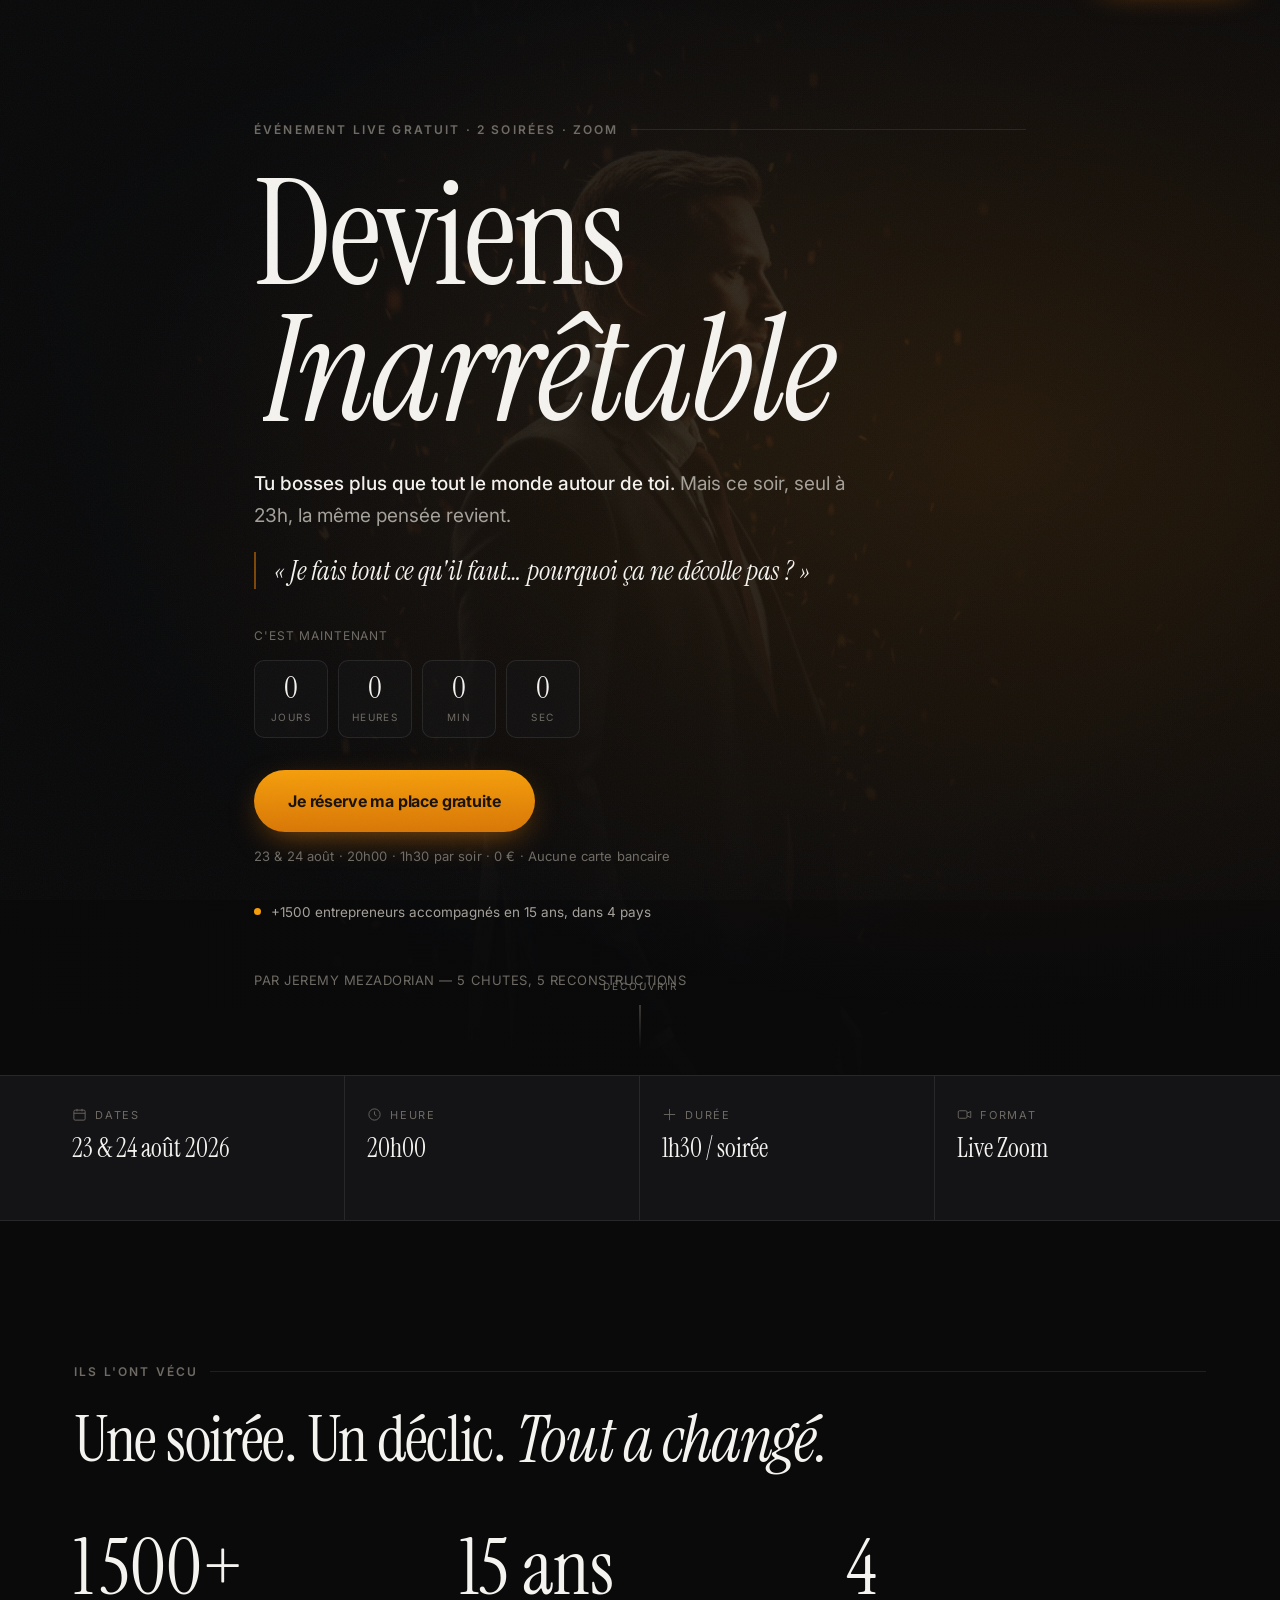
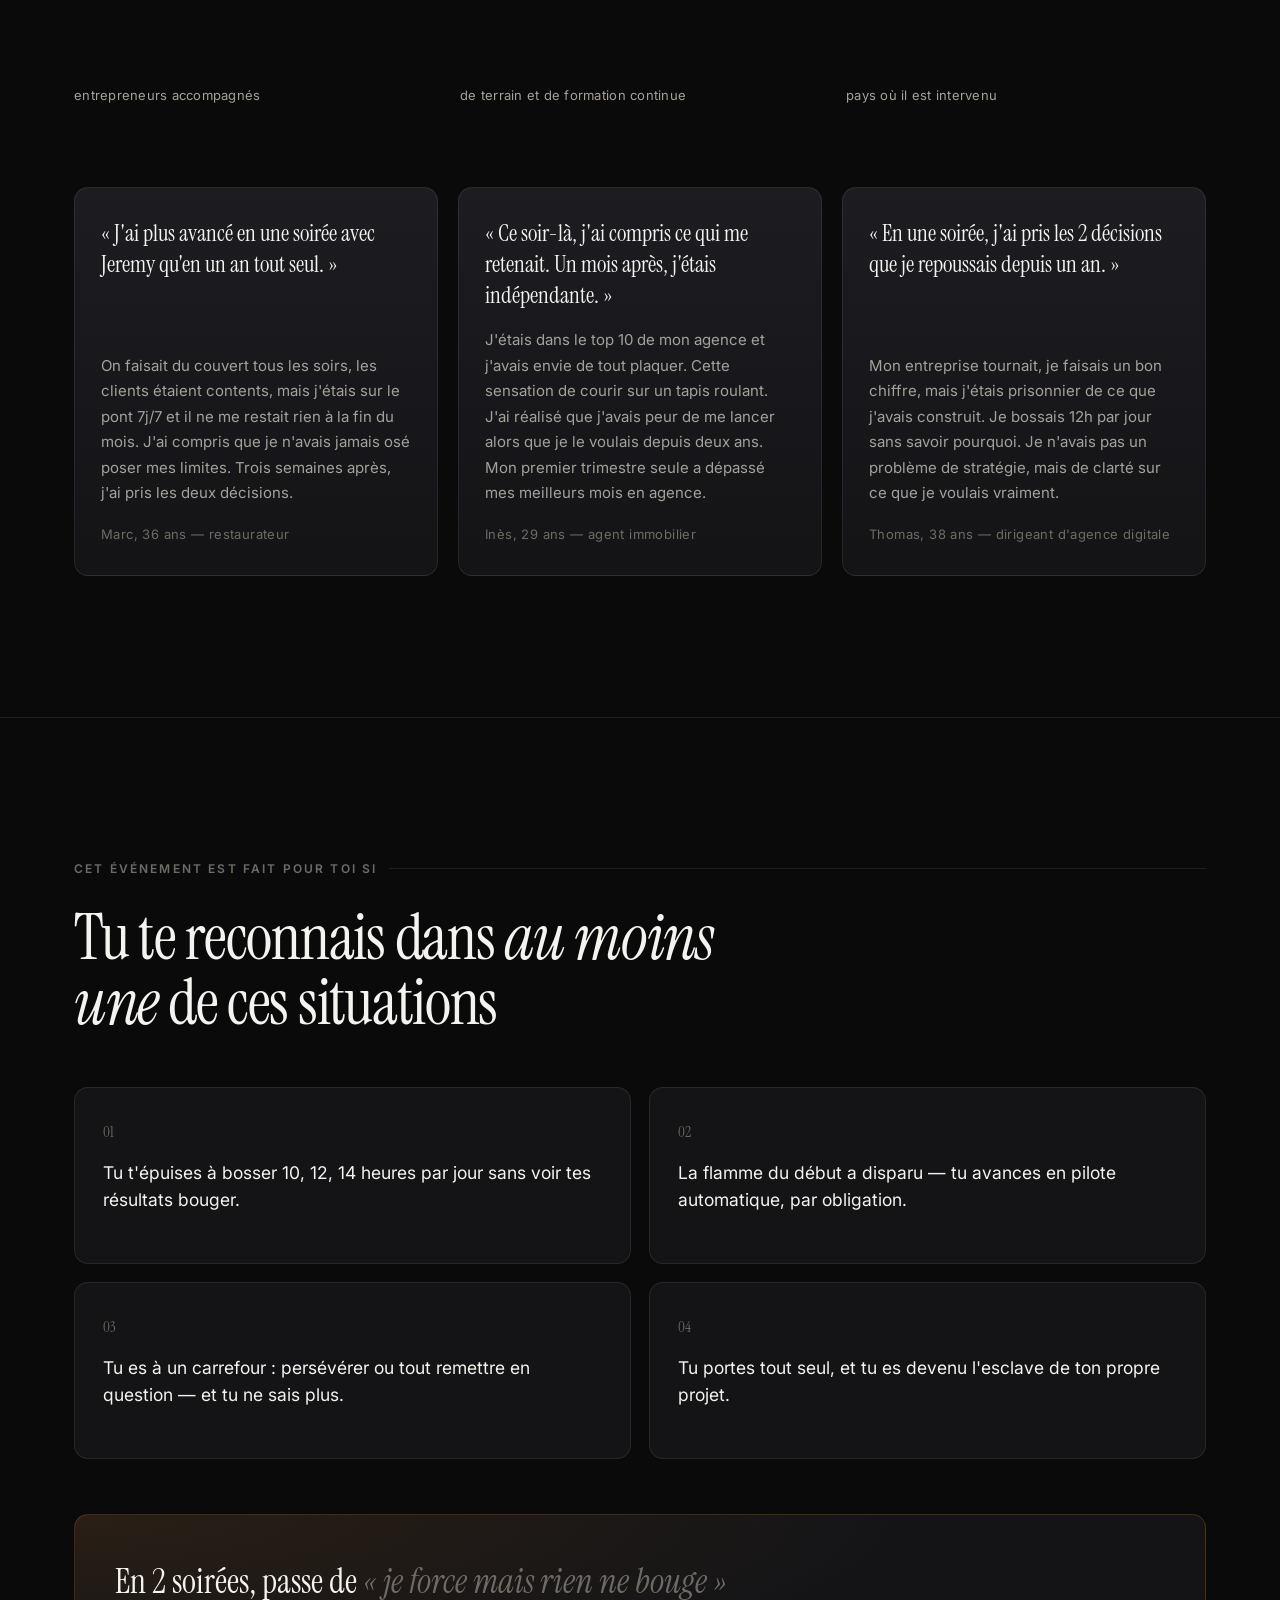
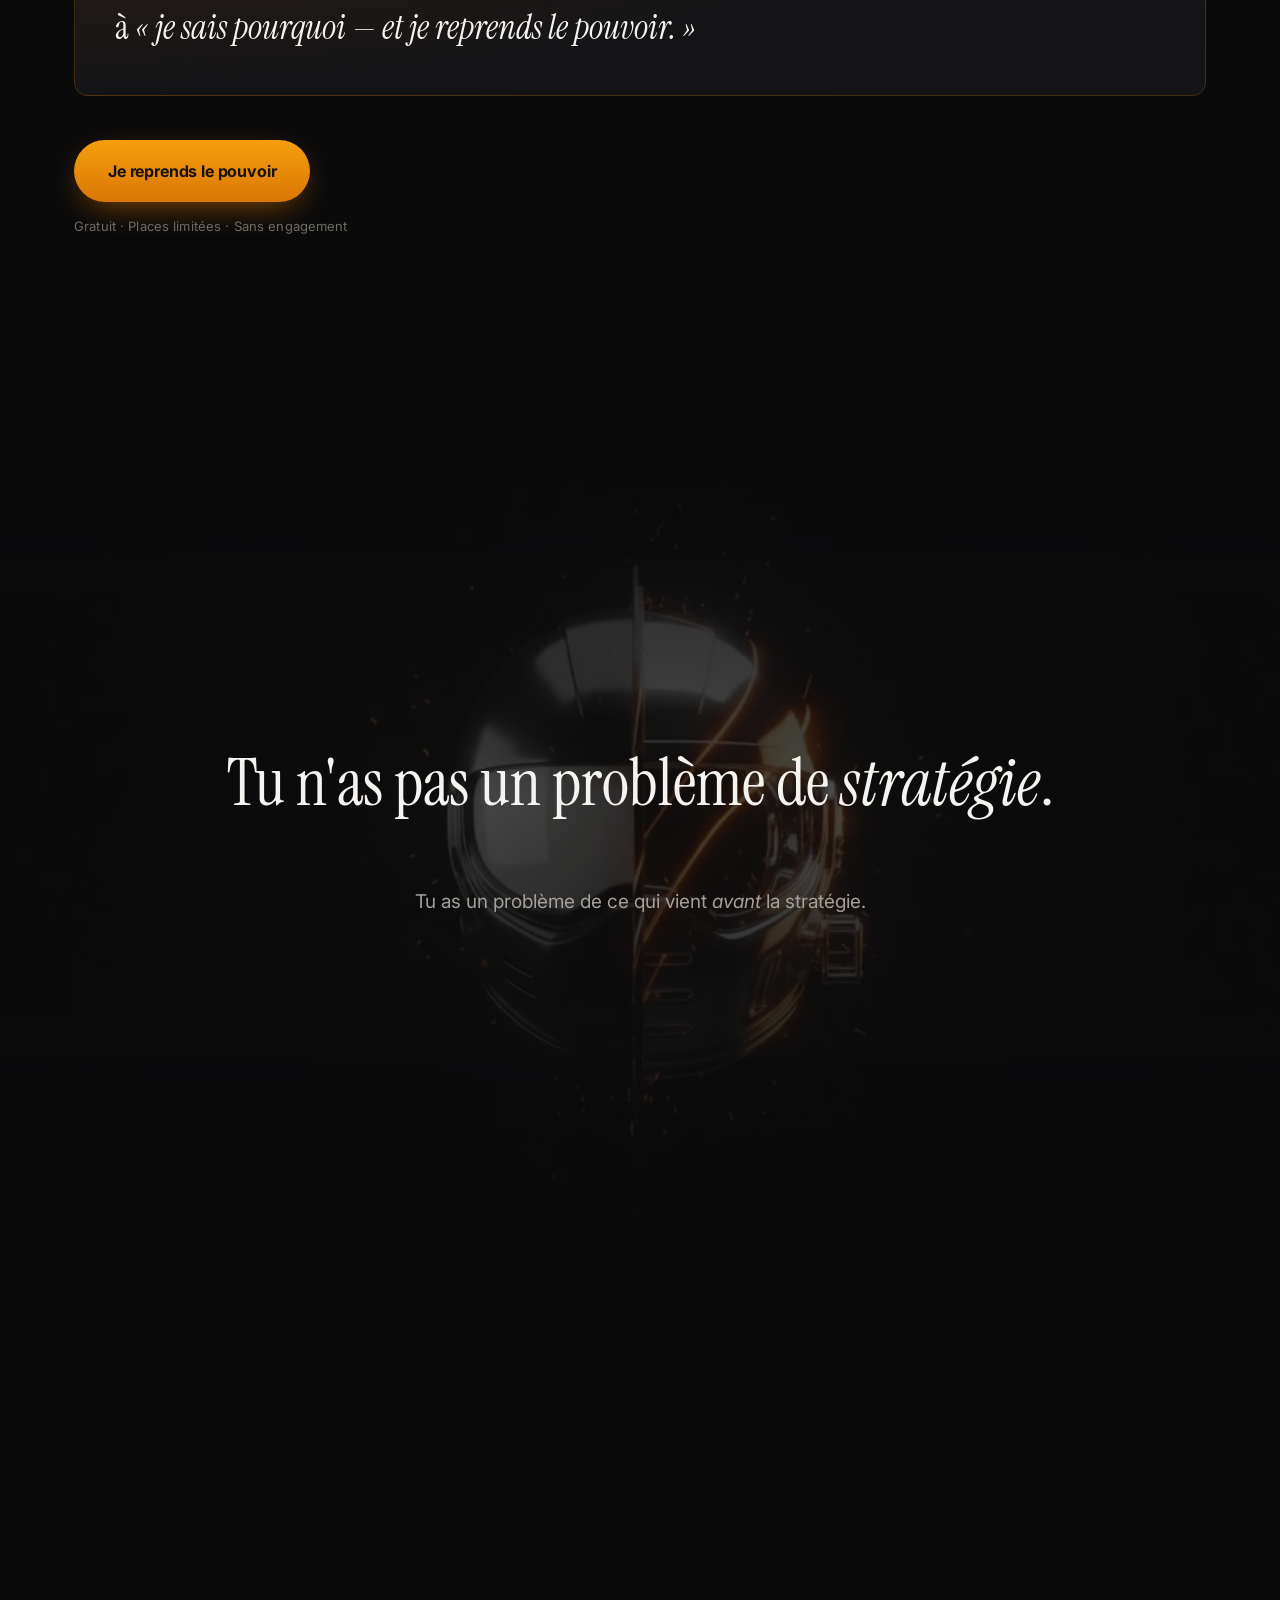
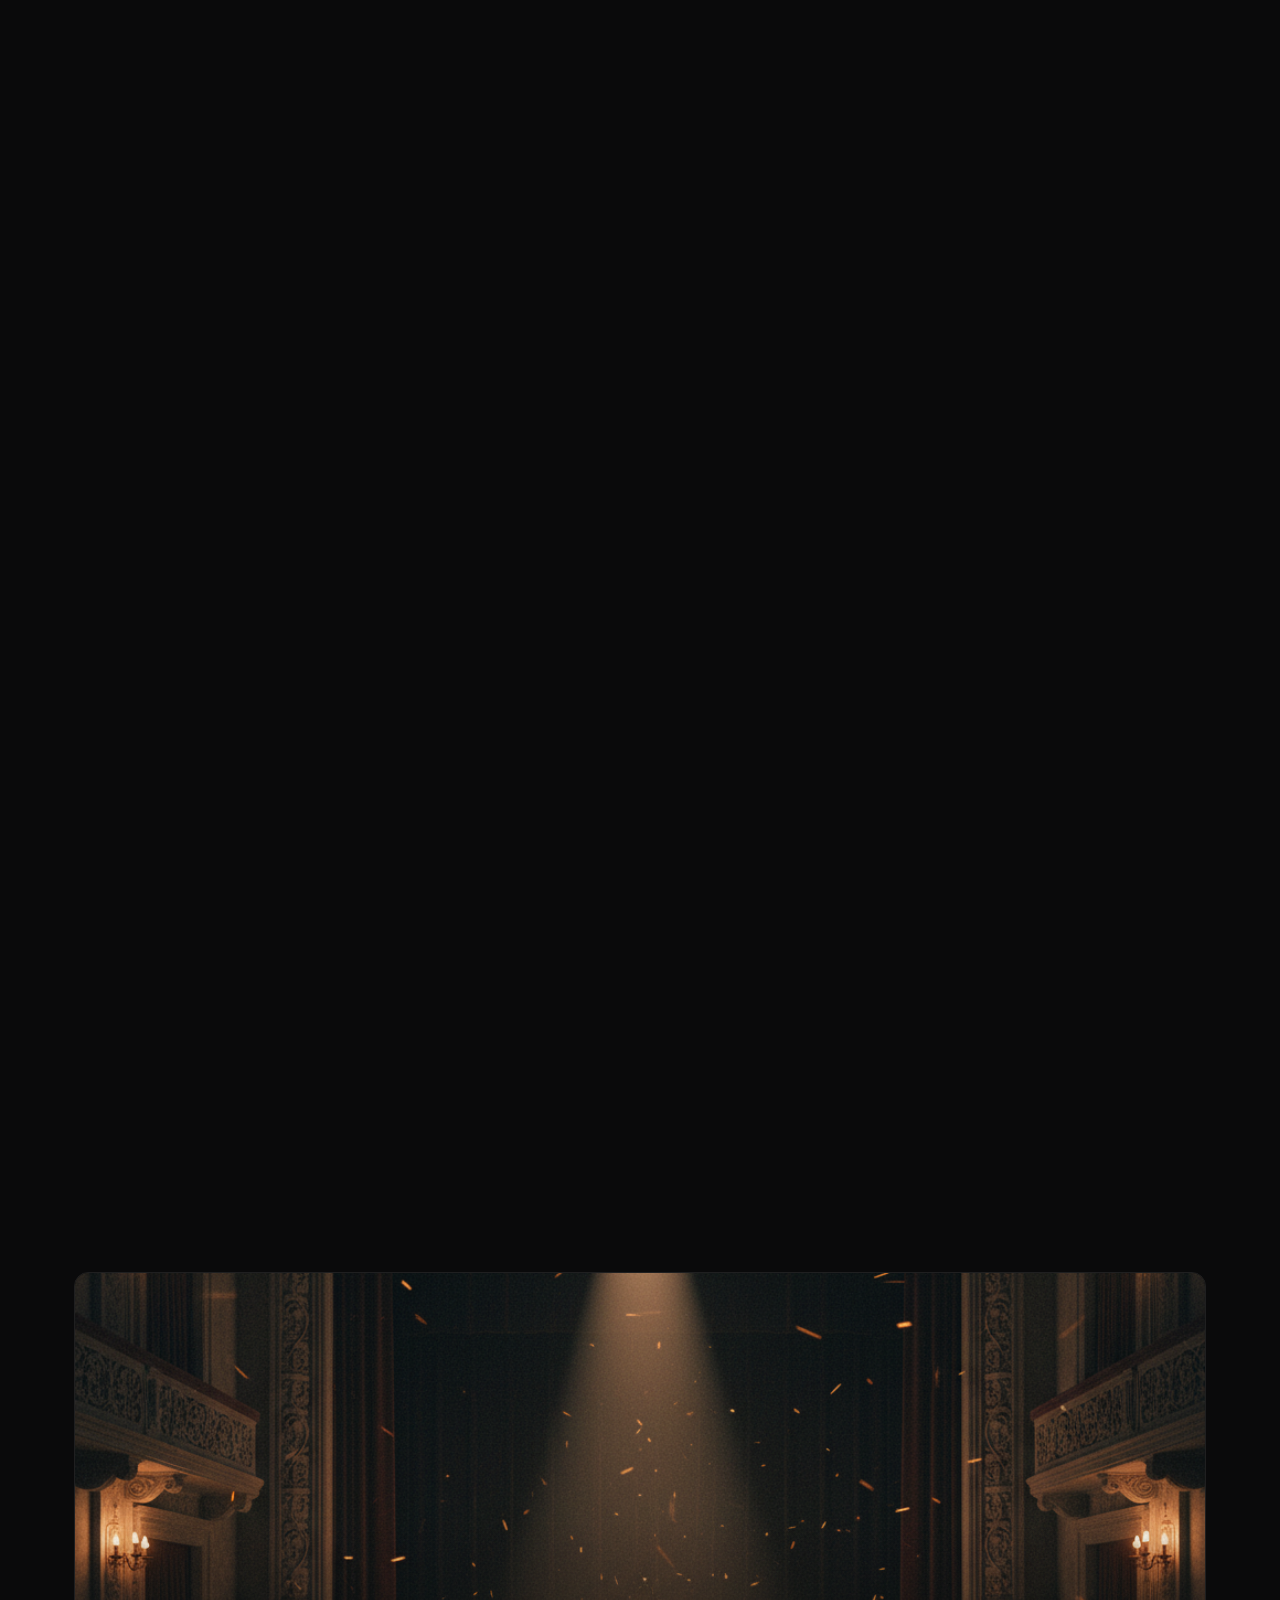
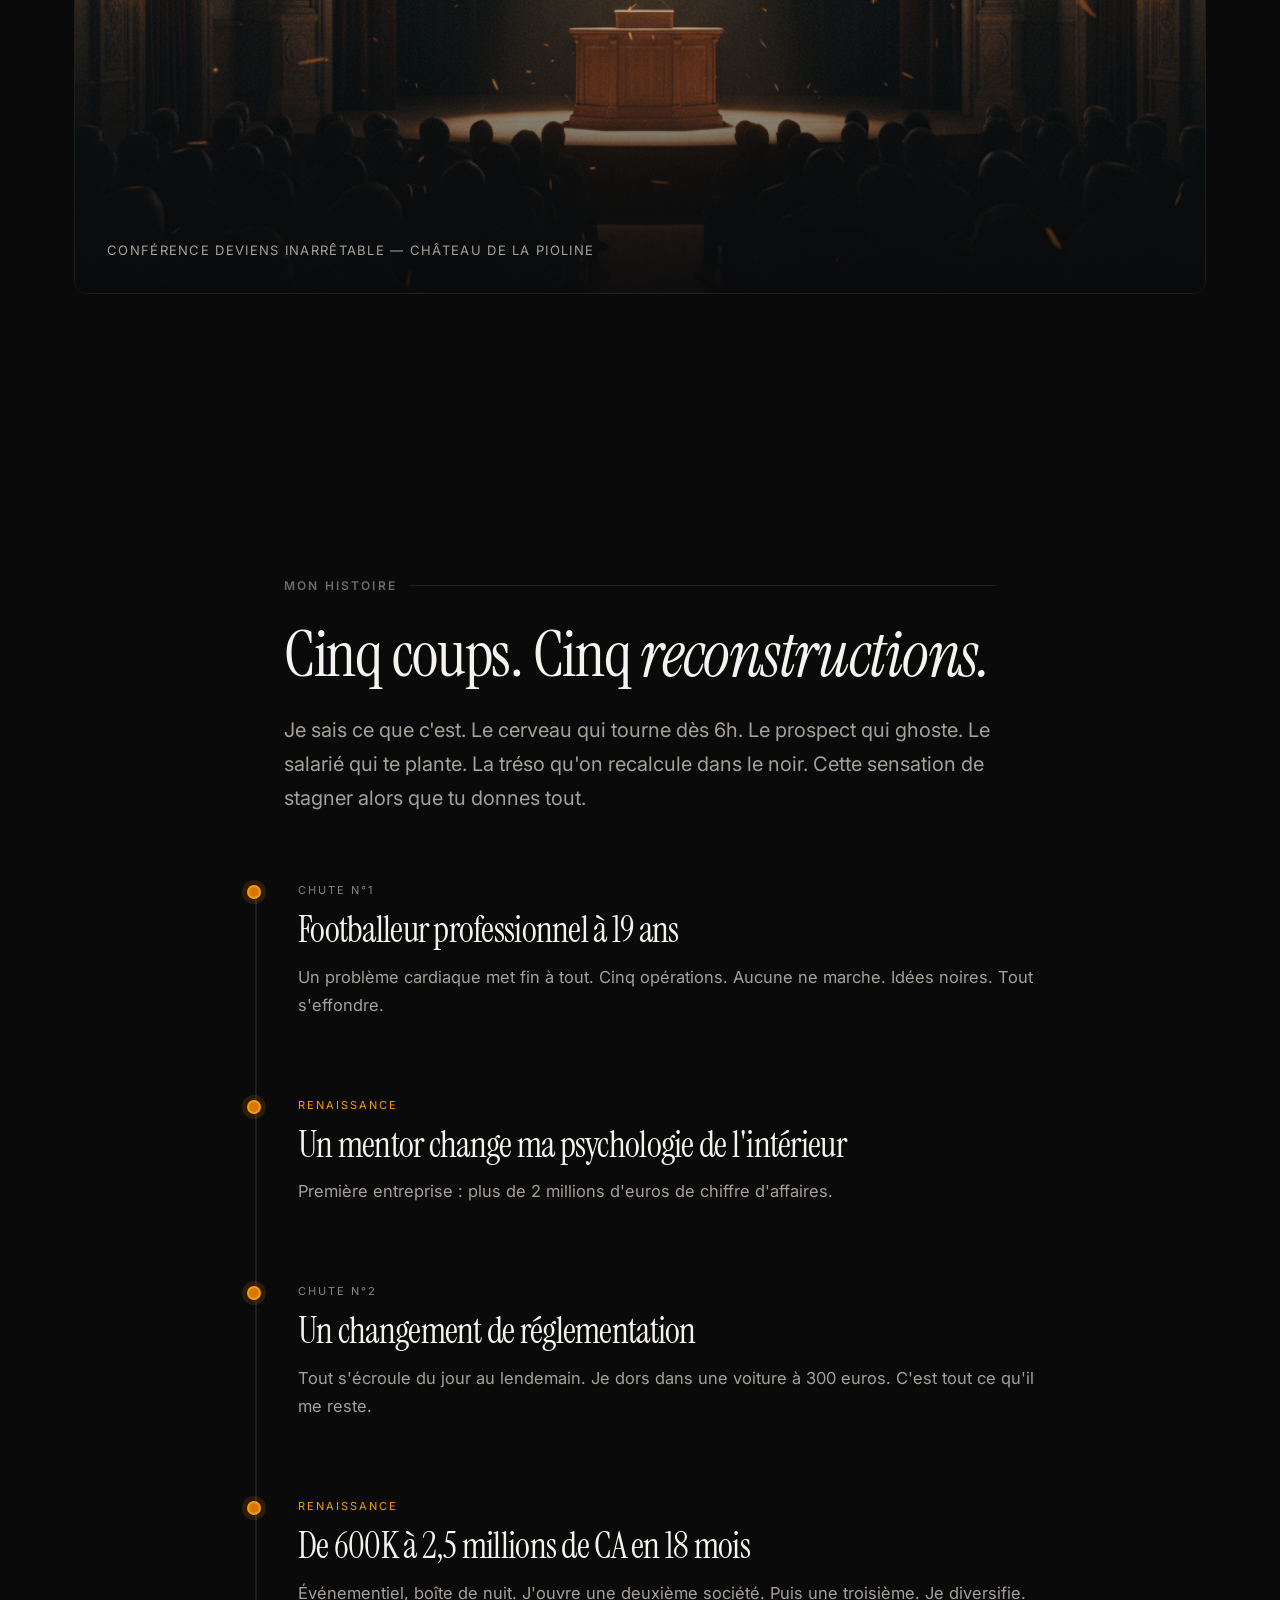
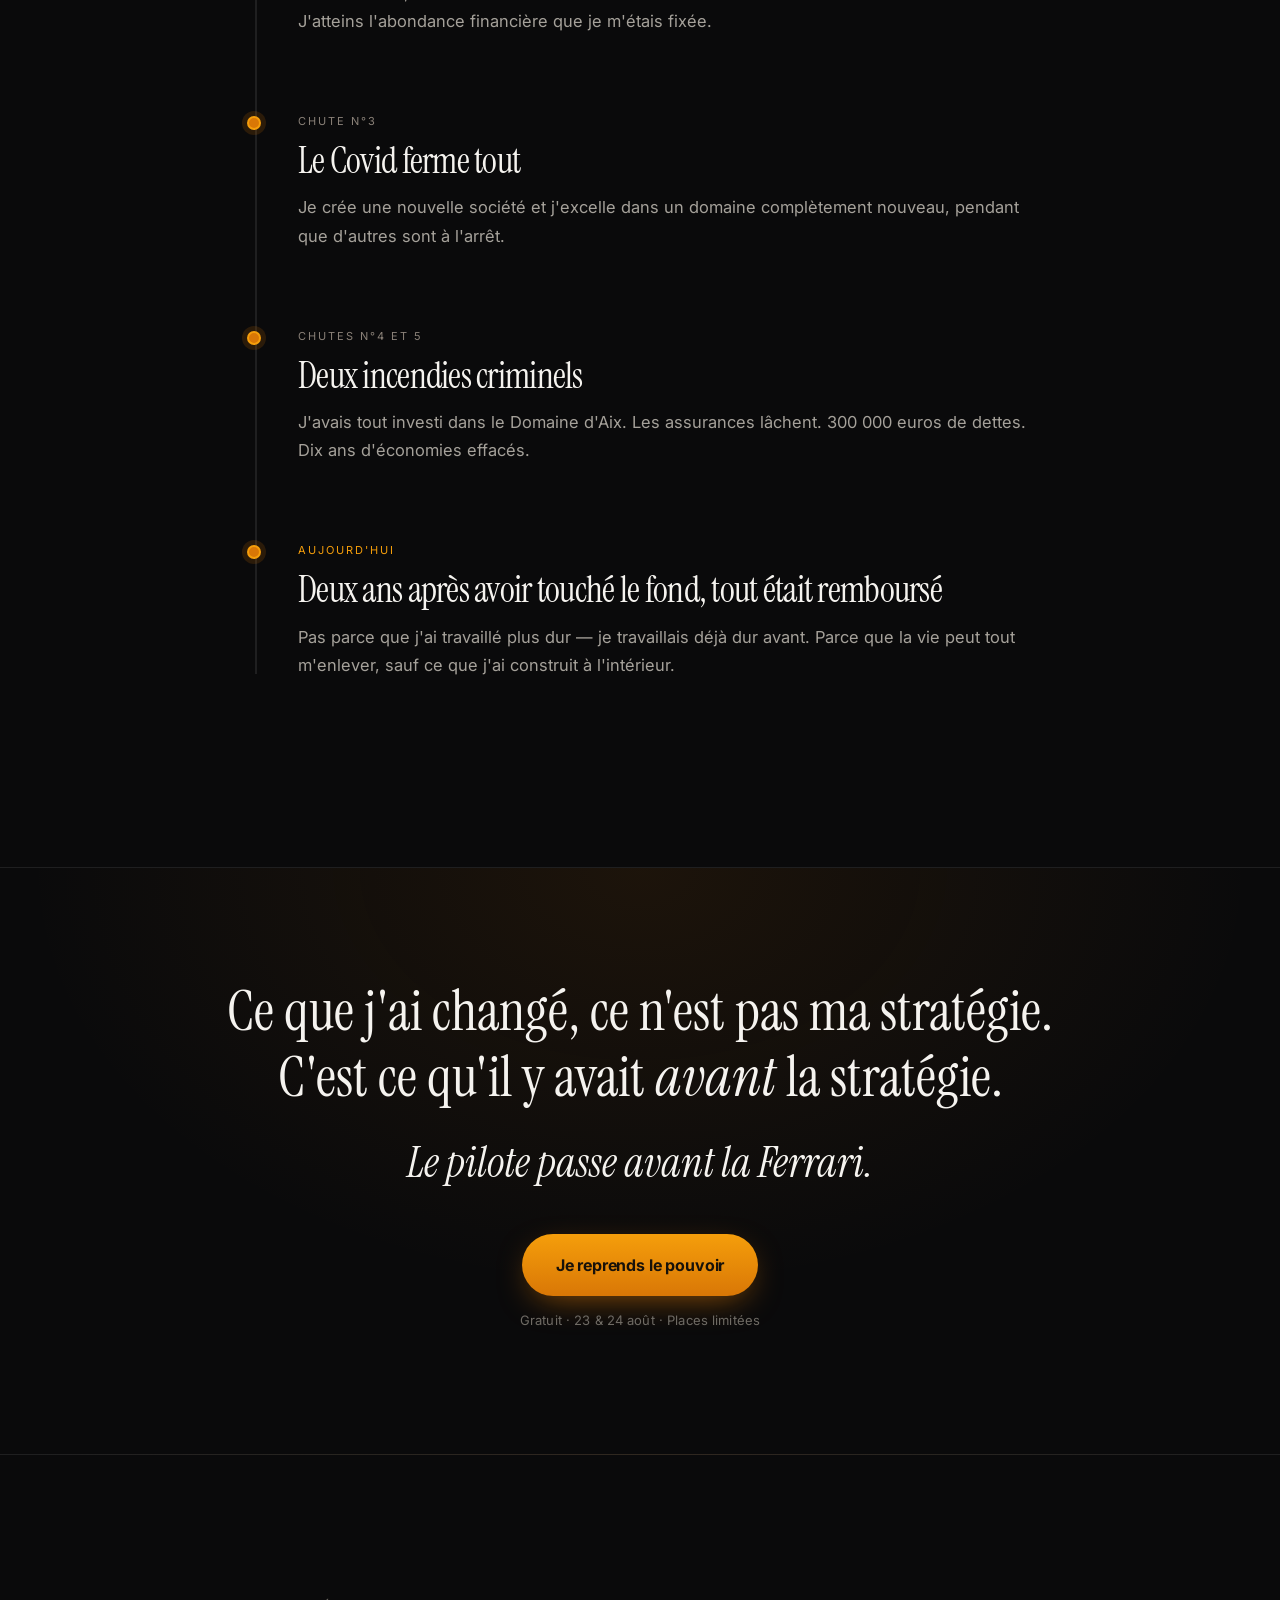
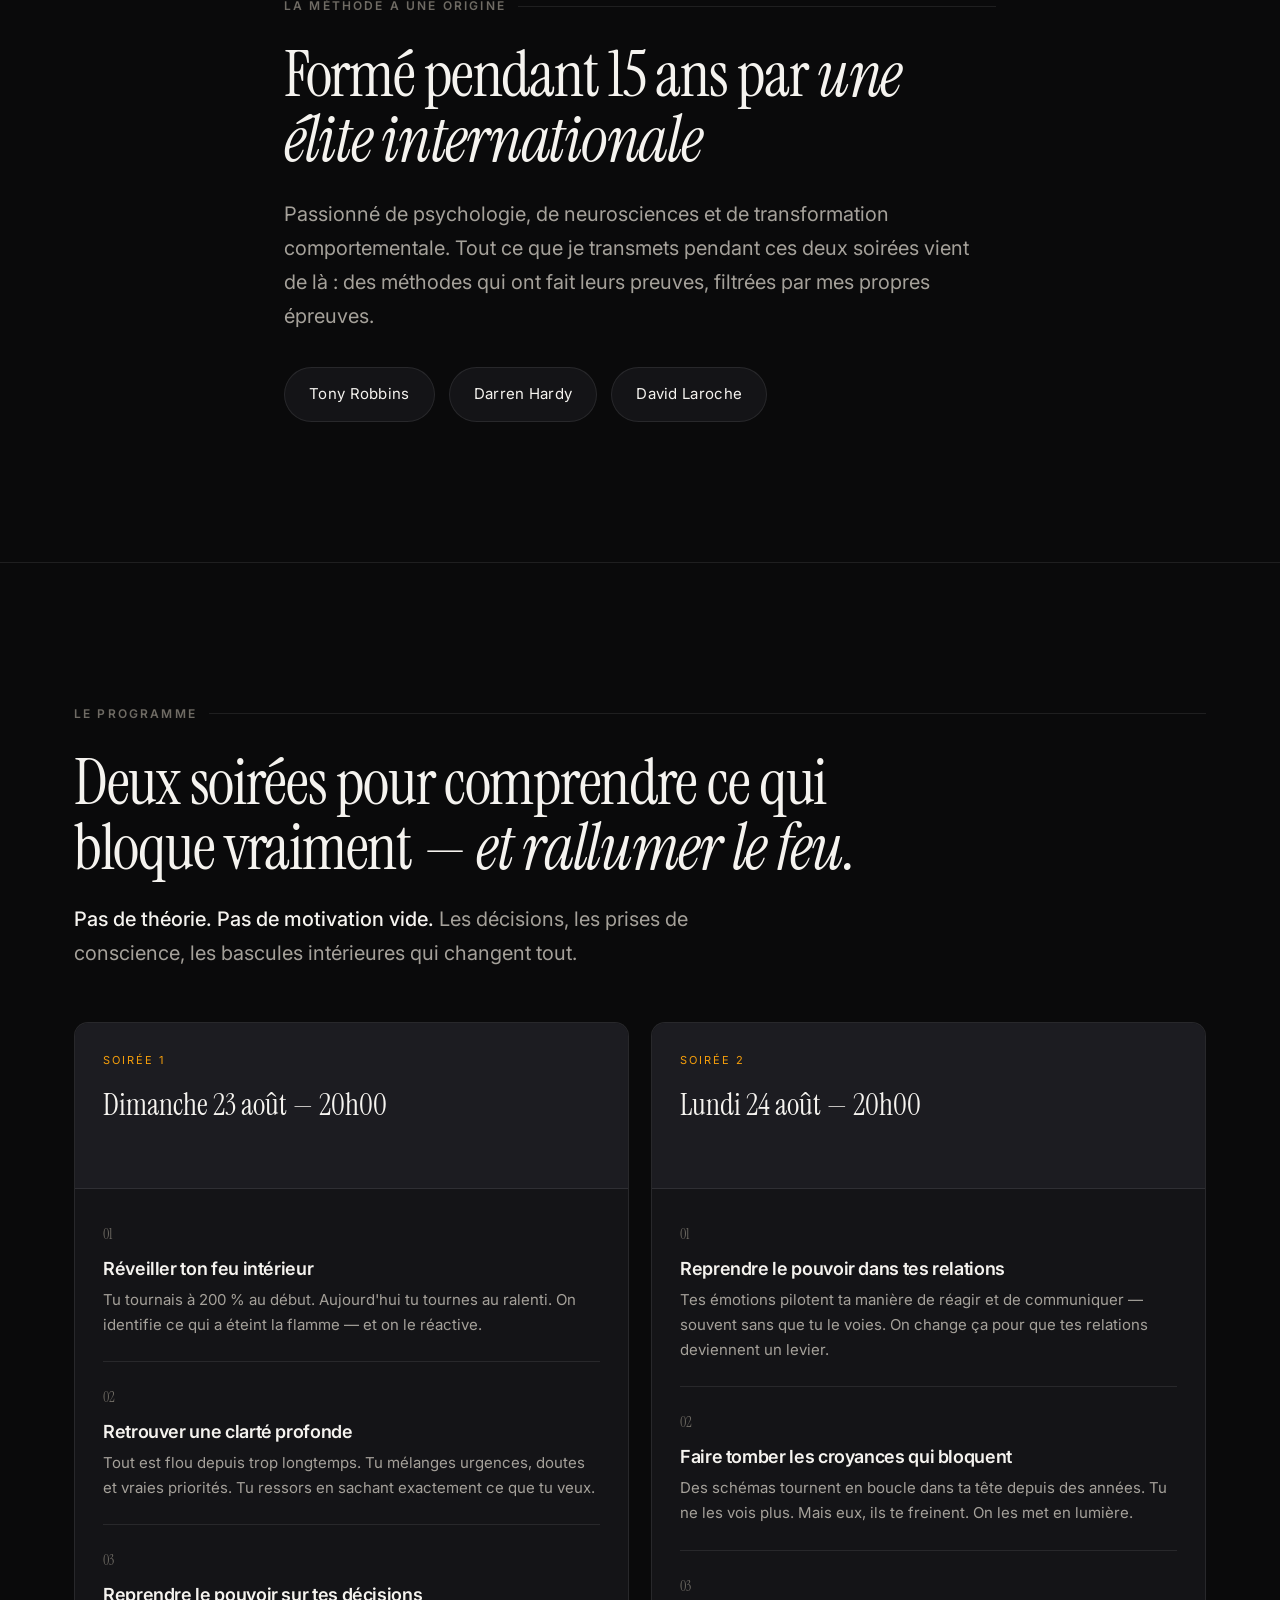
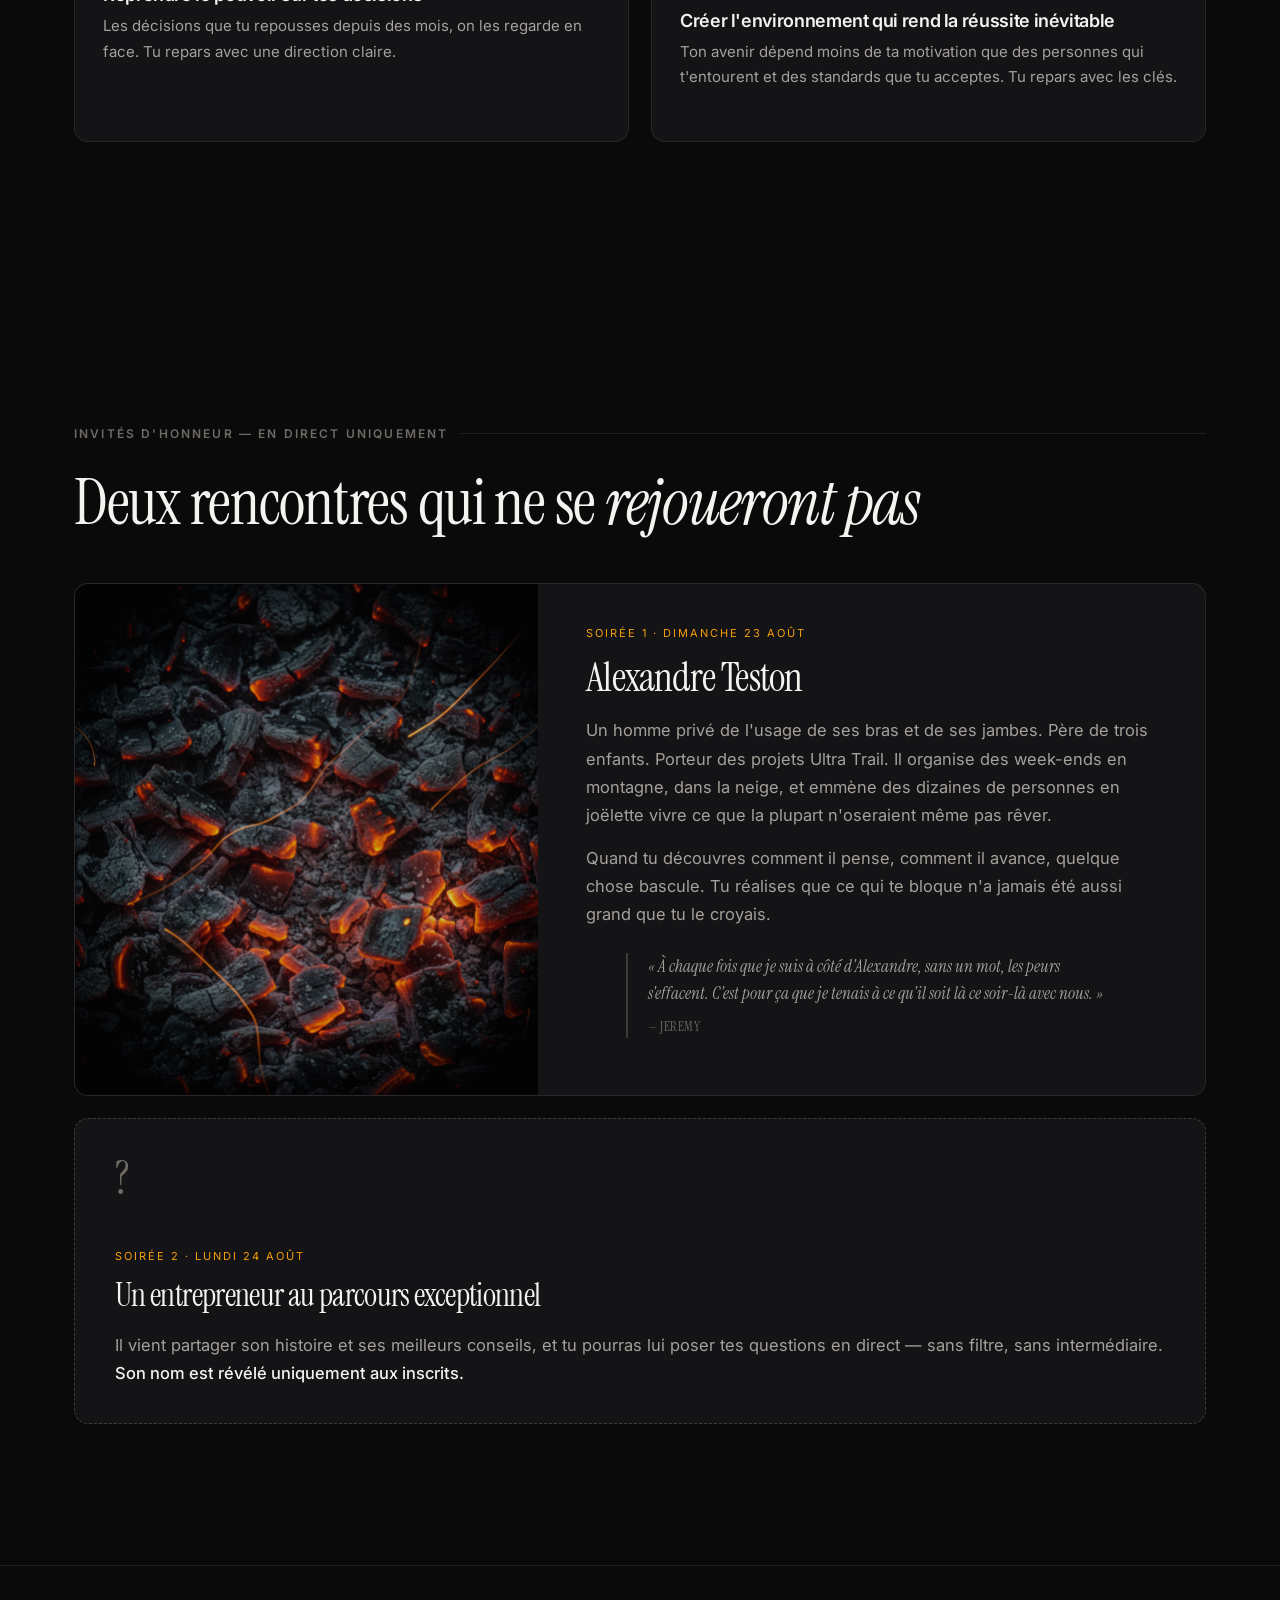
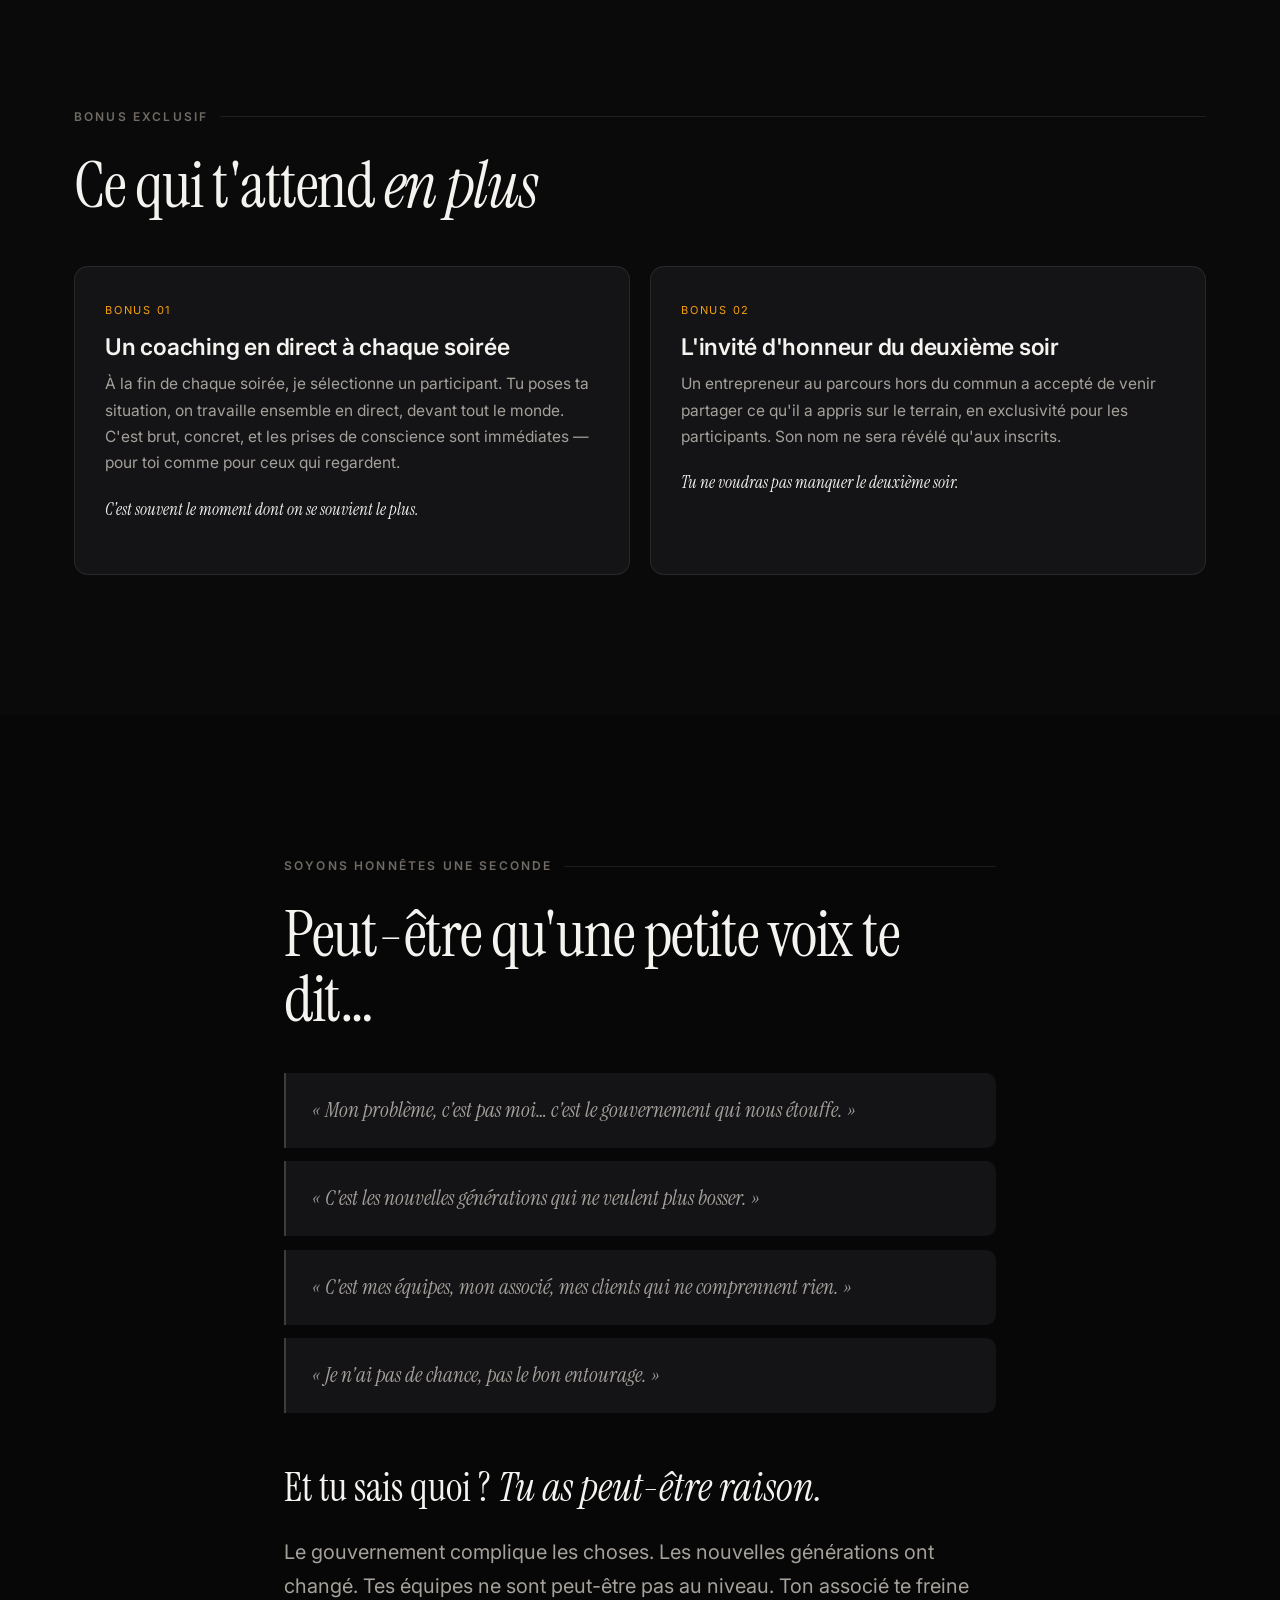
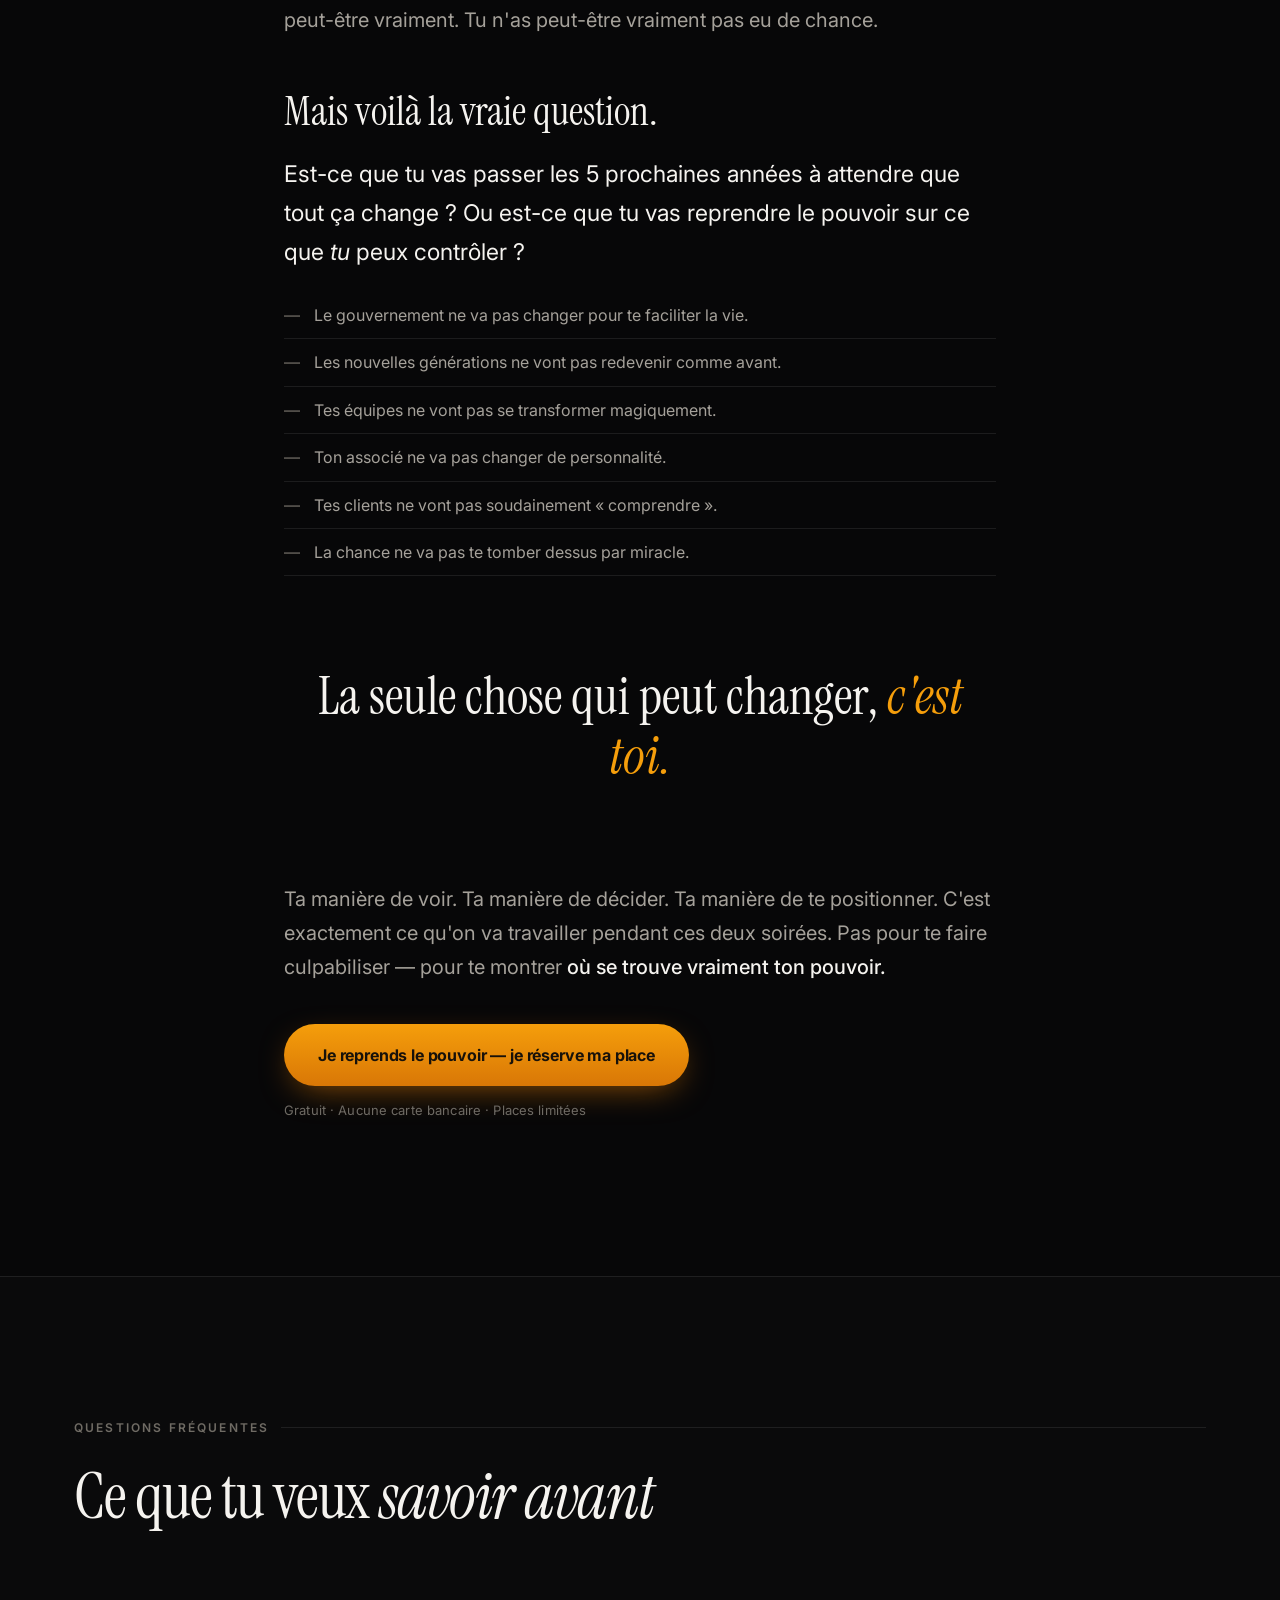
<file: public/index.html>
<!DOCTYPE html>
<html lang="fr">
<head>
<meta charset="utf-8">
<meta name="viewport" content="width=device-width, initial-scale=1">
<meta name="theme-color" content="#0a0a0b">

<title>Deviens Inarrêtable — 2 soirées live gratuites avec Jeremy Mezadorian | 23-24 août</title>
<meta name="description" content="Tu bosses plus que tout le monde et rien ne décolle ? 2 soirées live gratuites sur Zoom, les 23 et 24 août à 20h, avec Jeremy Mezadorian — 5 chutes, 5 reconstructions, +1500 entrepreneurs accompagnés. Places limitées, aucune carte bancaire.">
<link rel="canonical" href="https://www.deviens-inarretable.com/maintenant">
<meta name="robots" content="index, follow, max-image-preview:large">

<!-- Open Graph -->
<meta property="og:type" content="website">
<meta property="og:locale" content="fr_FR">
<meta property="og:site_name" content="Deviens Inarrêtable">
<meta property="og:title" content="Deviens Inarrêtable — 2 soirées live gratuites, 23 & 24 août">
<meta property="og:description" content="« Je fais tout ce qu'il faut… pourquoi ça ne décolle pas ? » Deux soirées pour comprendre ce qui bloque vraiment. Gratuit, en ligne, places limitées.">
<meta property="og:url" content="https://www.deviens-inarretable.com/maintenant">
<meta property="og:image" content="https://www.deviens-inarretable.com/brand/visual-1.png">
<meta property="og:image:width" content="1024">
<meta property="og:image:height" content="1024">
<meta property="og:image:alt" content="Deviens Inarrêtable — événement live avec Jeremy Mezadorian">
<meta name="twitter:card" content="summary_large_image">
<meta name="twitter:title" content="Deviens Inarrêtable — 2 soirées live gratuites">
<meta name="twitter:description" content="23 & 24 août, 20h, Zoom. Gratuit. Places limitées.">
<meta name="twitter:image" content="https://www.deviens-inarretable.com/brand/visual-1.png">

<!-- Polices : preload + swap -->
<link rel="preconnect" href="https://fonts.googleapis.com">
<link rel="preconnect" href="https://fonts.gstatic.com" crossorigin>
<link rel="stylesheet" href="https://fonts.googleapis.com/css2?family=Instrument+Serif:ital@0;1&family=Inter:wght@400;500;600;700&display=swap">

<link rel="preload" as="image" href="brand/visual-1.png">
<link rel="stylesheet" href="assets/styles.css">

<!-- JSON-LD : Event -->
<script type="application/ld+json">
{
  "@context": "https://schema.org",
  "@type": "EducationEvent",
  "name": "Deviens Inarrêtable — 2 soirées live",
  "description": "Deux soirées live en ligne pour comprendre ce qui bloque vraiment et reprendre le pouvoir sur ses décisions, ses relations et son environnement.",
  "startDate": "2026-08-23T20:00:00+02:00",
  "endDate": "2026-08-24T21:30:00+02:00",
  "eventStatus": "https://schema.org/EventScheduled",
  "eventAttendanceMode": "https://schema.org/OnlineEventAttendanceMode",
  "inLanguage": "fr",
  "location": {
    "@type": "VirtualLocation",
    "url": "https://www.deviens-inarretable.com/maintenant"
  },
  "image": ["https://www.deviens-inarretable.com/brand/visual-1.png"],
  "organizer": {
    "@type": "Person",
    "name": "Jeremy Mezadorian",
    "url": "https://www.deviens-inarretable.com"
  },
  "performer": [
    { "@type": "Person", "name": "Jeremy Mezadorian" },
    { "@type": "Person", "name": "Alexandre Teston" }
  ],
  "offers": {
    "@type": "Offer",
    "price": "0",
    "priceCurrency": "EUR",
    "availability": "https://schema.org/InStock",
    "url": "https://www.deviens-inarretable.com/maintenant#inscription",
    "validFrom": "2026-07-01T00:00:00+02:00"
  }
}
</script>

<!-- JSON-LD : FAQ -->
<script type="application/ld+json">
{
  "@context": "https://schema.org",
  "@type": "FAQPage",
  "mainEntity": [
    {"@type":"Question","name":"C'est vraiment gratuit ?","acceptedAnswer":{"@type":"Answer","text":"Oui, entièrement. Aucune carte bancaire n'est demandée à l'inscription. Il te faut seulement un prénom, un email et un numéro pour recevoir le lien Zoom et les rappels."}},
    {"@type":"Question","name":"Y a-t-il un replay ?","acceptedAnswer":{"@type":"Answer","text":"Non. Les deux soirées se vivent en direct : il y a un coaching live et un invité présent uniquement ce soir-là. C'est précisément ce qui ne se rejoue pas."}},
    {"@type":"Question","name":"Je ne peux venir qu'un seul soir, ça vaut le coup ?","acceptedAnswer":{"@type":"Answer","text":"Oui. Chaque soirée se tient debout toute seule. Mais la deuxième s'appuie sur la première : si tu peux dégager les deux créneaux, tu en sortiras avec beaucoup plus."}},
    {"@type":"Question","name":"Est-ce qu'on va me vendre quelque chose ?","acceptedAnswer":{"@type":"Answer","text":"Un accompagnement payant existe et sera présenté brièvement à la fin. Tu n'as rien à acheter pour repartir avec de la valeur : le contenu des deux soirées est complet en lui-même."}},
    {"@type":"Question","name":"C'est pour quel niveau ?","acceptedAnswer":{"@type":"Answer","text":"Pour tout entrepreneur, indépendant ou dirigeant qui travaille beaucoup sans voir ses résultats bouger. Que tu démarres ou que tu gères une équipe, le sujet est le même : ce qui se passe avant la stratégie."}},
    {"@type":"Question","name":"Comment je reçois le lien Zoom ?","acceptedAnswer":{"@type":"Answer","text":"Par email juste après ton inscription, avec un fichier à ajouter à ton agenda. Tu reçois ensuite un rappel la veille et un dernier une heure avant le début."}},
    {"@type":"Question","name":"Que faites-vous de mes données ?","acceptedAnswer":{"@type":"Answer","text":"Elles servent uniquement à t'envoyer le lien de connexion, les rappels et les informations liées à cet événement. Aucune revente à un tiers. Désinscription en un clic dans chaque email."}}
  ]
}
</script>
</head>
<body>

<a class="skip" href="#inscription">Aller directement à l'inscription</a>
<div class="grain" aria-hidden="true"></div>

<!-- ===================== BARRE STICKY (desktop) ===================== -->
<header class="barre" id="barre">
  <span class="barre__nom">Jeremy Mezadorian</span>
  <div class="barre__infos" aria-hidden="true">
    <span>23–24 août</span><span class="barre__sep">·</span>
    <span>20h00</span><span class="barre__sep">·</span>
    <span>Live Zoom</span><span class="barre__sep">·</span>
    <span class="amb">Gratuit</span>
  </div>
  <a class="btn btn--sm" href="#inscription" data-cta="barre">Réserver ma place</a>
</header>

<!-- ===================== CTA FIXE MOBILE ===================== -->
<div class="cta-mobile" id="ctaMobile">
  <a class="btn btn--bloc" href="#inscription" data-cta="mobile-fixe">Je réserve ma place gratuite</a>
  <div class="cta-mobile__ligne">23–24 AOÛT · 20H · 0 € · SANS CARTE BANCAIRE</div>
</div>

<main id="contenu">

<!-- ===================== 1. HERO ===================== -->
<section class="hero" aria-labelledby="titre-principal">
  <div class="hero__fond" aria-hidden="true">
    <img src="brand/visual-1.png" alt="" width="1024" height="1024" fetchpriority="high" decoding="async">
  </div>
  <div class="hero__voile" aria-hidden="true"></div>
  <canvas class="hero__braises" id="braises" aria-hidden="true"></canvas>

  <div class="wrap hero__contenu">
    <p class="eyebrow">Événement live gratuit · 2 soirées · Zoom</p>

    <h1 class="h1 hero__titre" id="titre-principal">
      <span class="masque l1"><span>Deviens</span></span>
      <span class="masque l2"><span class="it">Inarrêtable</span></span>
    </h1>

    <div class="hero__douleur rev" data-d="1">
      <p><strong>Tu bosses plus que tout le monde autour de toi.</strong> Mais ce soir, seul à 23h, la même pensée revient.</p>
      <p class="hero__pensee">« Je fais tout ce qu'il faut… pourquoi ça ne décolle pas ? »</p>
    </div>

    <div class="rebours rev" data-d="2" id="rebours" aria-live="off">
      <div style="width:100%"><p class="rebours__t">Première soirée dans</p></div>
      <div class="rebours__c"><span class="rebours__n" data-r="j">—</span><span class="rebours__l">Jours</span></div>
      <div class="rebours__c"><span class="rebours__n" data-r="h">—</span><span class="rebours__l">Heures</span></div>
      <div class="rebours__c"><span class="rebours__n" data-r="m">—</span><span class="rebours__l">Min</span></div>
      <div class="rebours__c"><span class="rebours__n" data-r="s">—</span><span class="rebours__l">Sec</span></div>
    </div>

    <div class="cta-bloc rev" data-d="3" style="margin-top:32px">
      <a class="btn" href="#inscription" data-cta="hero">Je réserve ma place gratuite</a>
      <p class="sous-cta">23 &amp; 24 août · 20h00 · 1h30 par soir · 0 € · Aucune carte bancaire</p>
      <p class="hero__preuve"><span class="point" aria-hidden="true"></span> +1500 entrepreneurs accompagnés en 15 ans, dans 4 pays</p>
    </div>

    <p class="hero__signature rev" data-d="4">Par Jeremy Mezadorian — 5 chutes, 5 reconstructions</p>
  </div>

  <div class="scroll-ind" aria-hidden="true">
    <span>Découvrir</span>
    <span class="scroll-ind__l"></span>
  </div>
</section>

<!-- ===================== 2. LOGISTIQUE ===================== -->
<section class="logistique" aria-label="Informations pratiques">
  <div class="wrap" style="padding:0">
    <div class="logistique__grille">
      <div class="logistique__c">
        <p class="logistique__l"><svg class="ico" viewBox="0 0 24 24" aria-hidden="true"><rect x="3" y="5" width="18" height="16" rx="2"/><path d="M8 3v4M16 3v4M3 10h18"/></svg> Dates</p>
        <p class="logistique__v">23 &amp; 24 août 2026</p>
      </div>
      <div class="logistique__c">
        <p class="logistique__l"><svg class="ico" viewBox="0 0 24 24" aria-hidden="true"><circle cx="12" cy="12" r="9"/><path d="M12 7v5l3 2"/></svg> Heure</p>
        <p class="logistique__v">20h00</p>
      </div>
      <div class="logistique__c">
        <p class="logistique__l"><svg class="ico" viewBox="0 0 24 24" aria-hidden="true"><path d="M12 3v18M3 12h18"/></svg> Durée</p>
        <p class="logistique__v">1h30 / soirée</p>
      </div>
      <div class="logistique__c">
        <p class="logistique__l"><svg class="ico" viewBox="0 0 24 24" aria-hidden="true"><rect x="2" y="6" width="14" height="12" rx="2"/><path d="M16 10l6-3v10l-6-3"/></svg> Format</p>
        <p class="logistique__v">Live Zoom</p>
      </div>
    </div>
  </div>
</section>

<!-- ===================== 3. PREUVE SOCIALE ===================== -->
<section class="section" aria-labelledby="t-preuve">
  <div class="wrap">
    <p class="eyebrow">Ils l'ont vécu</p>
    <h2 class="h2 rev" id="t-preuve" style="max-width:760px;margin-bottom:56px">Une soirée. Un déclic. <span class="it">Tout a changé.</span></h2>

    <div class="chiffres">
      <div class="rev" data-d="1">
        <p class="chiffre__n"><span data-compte="1500">0</span>+</p>
        <p class="chiffre__l">entrepreneurs accompagnés</p>
      </div>
      <div class="rev" data-d="2">
        <p class="chiffre__n"><span data-compte="15">0</span> ans</p>
        <p class="chiffre__l">de terrain et de formation continue</p>
      </div>
      <div class="rev" data-d="3">
        <p class="chiffre__n"><span data-compte="4">0</span></p>
        <p class="chiffre__l">pays où il est intervenu</p>
      </div>
    </div>

    <div class="temoins">
      <figure class="temoin rev" data-d="1" style="margin:0">
        <blockquote class="temoin__q" style="margin:0">« J'ai plus avancé en une soirée avec Jeremy qu'en un an tout seul. »</blockquote>
        <div>
          <p class="temoin__long">On faisait du couvert tous les soirs, les clients étaient contents, mais j'étais sur le pont 7j/7 et il ne me restait rien à la fin du mois. J'ai compris que je n'avais jamais osé poser mes limites. Trois semaines après, j'ai pris les deux décisions.</p>
          <figcaption class="temoin__a" style="margin-top:18px">Marc, 36 ans — restaurateur</figcaption>
        </div>
      </figure>

      <figure class="temoin rev" data-d="2" style="margin:0">
        <blockquote class="temoin__q" style="margin:0">« Ce soir-là, j'ai compris ce qui me retenait. Un mois après, j'étais indépendante. »</blockquote>
        <div>
          <p class="temoin__long">J'étais dans le top 10 de mon agence et j'avais envie de tout plaquer. Cette sensation de courir sur un tapis roulant. J'ai réalisé que j'avais peur de me lancer alors que je le voulais depuis deux ans. Mon premier trimestre seule a dépassé mes meilleurs mois en agence.</p>
          <figcaption class="temoin__a" style="margin-top:18px">Inès, 29 ans — agent immobilier</figcaption>
        </div>
      </figure>

      <figure class="temoin rev" data-d="3" style="margin:0">
        <blockquote class="temoin__q" style="margin:0">« En une soirée, j'ai pris les 2 décisions que je repoussais depuis un an. »</blockquote>
        <div>
          <p class="temoin__long">Mon entreprise tournait, je faisais un bon chiffre, mais j'étais prisonnier de ce que j'avais construit. Je bossais 12h par jour sans savoir pourquoi. Je n'avais pas un problème de stratégie, mais de clarté sur ce que je voulais vraiment.</p>
          <figcaption class="temoin__a" style="margin-top:18px">Thomas, 38 ans — dirigeant d'agence digitale</figcaption>
        </div>
      </figure>
    </div>
  </div>
</section>

<!-- ===================== 4. C'EST POUR TOI SI ===================== -->
<section class="section section--bord" aria-labelledby="t-pour-toi">
  <div class="wrap">
    <p class="eyebrow">Cet événement est fait pour toi si</p>
    <h2 class="h2 rev" id="t-pour-toi" style="max-width:720px;margin-bottom:52px">Tu te reconnais dans <span class="it">au moins une</span> de ces situations</h2>

    <div class="cartes">
      <div class="carte rev" data-d="1">
        <span class="carte__n">01</span>
        <p class="carte__t">Tu t'épuises à bosser 10, 12, 14 heures par jour sans voir tes résultats bouger.</p>
      </div>
      <div class="carte rev" data-d="2">
        <span class="carte__n">02</span>
        <p class="carte__t">La flamme du début a disparu — tu avances en pilote automatique, par obligation.</p>
      </div>
      <div class="carte rev" data-d="3">
        <span class="carte__n">03</span>
        <p class="carte__t">Tu es à un carrefour : persévérer ou tout remettre en question — et tu ne sais plus.</p>
      </div>
      <div class="carte rev" data-d="4">
        <span class="carte__n">04</span>
        <p class="carte__t">Tu portes tout seul, et tu es devenu l'esclave de ton propre projet.</p>
      </div>
    </div>

    <div class="bascule rev">
      <p style="margin:0">En 2 soirées, passe de <span class="avant it">« je force mais rien ne bouge »</span><br>
      à <span class="it">« je sais pourquoi — et je reprends le pouvoir. »</span></p>
    </div>

    <div class="cta-bloc rev" style="margin-top:44px">
      <a class="btn" href="#inscription" data-cta="pour-toi">Je reprends le pouvoir</a>
      <p class="sous-cta">Gratuit · Places limitées · Sans engagement</p>
    </div>
  </div>
</section>

<!-- ===================== 5. SÉQUENCE CINÉMA SCRUBÉE (slow motion) ===================== -->
<section class="cine" id="cine" aria-label="Le principe">
  <div class="cine__scene">
    <canvas id="cineCanvas" aria-hidden="true"></canvas>
    <img class="cine-poster" id="cinePoster" src="brand/hero-seq/f001.webp" alt="" width="1080" height="1080" loading="lazy" decoding="async">
    <div class="cine__voile" aria-hidden="true"></div>
    <div class="cine__txt">
      <p class="cine__t rev">Tu n'as pas un problème de <span class="it">stratégie</span>.</p>
      <p class="cine__s rev" data-d="2">Tu as un problème de ce qui vient <em>avant</em> la stratégie.</p>
    </div>
  </div>
</section>

<!-- ===================== 6. PREUVE PHYSIQUE ===================== -->
<section class="section" aria-label="La conférence">
  <div class="wrap">
    <figure class="preuve-img rev" style="margin:0">
      <img src="brand/visual-2.png" alt="Salle de la conférence Deviens Inarrêtable au Château de la Pioline" width="1024" height="1024" loading="lazy" decoding="async">
      <div class="preuve-img__voile" aria-hidden="true"></div>
      <figcaption class="preuve-img__leg">Conférence Deviens Inarrêtable — Château de la Pioline</figcaption>
    </figure>
  </div>
</section>

<!-- ===================== 7. MON HISTOIRE — TIMELINE ===================== -->
<section class="section histoire" id="histoire" aria-labelledby="t-histoire">
  <div class="wrap wrap--etroit">
    <p class="eyebrow">Mon histoire</p>
    <h2 class="h2 rev" id="t-histoire" style="margin-bottom:26px">Cinq coups. Cinq <span class="it">reconstructions.</span></h2>
    <p class="lead rev" data-d="1" style="margin-bottom:66px">Je sais ce que c'est. Le cerveau qui tourne dès 6h. Le prospect qui ghoste. Le salarié qui te plante. La tréso qu'on recalcule dans le noir. Cette sensation de stagner alors que tu donnes tout.</p>
  </div>

  <div class="wrap">
    <div class="tl" id="tl">
      <div class="tl__rail" aria-hidden="true"><div class="tl__progres" id="tlProgres"></div></div>

      <article class="etape chute">
        <span class="etape__pastille" aria-hidden="true"></span>
        <p class="etape__type">Chute n°1</p>
        <h3 class="etape__t">Footballeur professionnel à 19 ans</h3>
        <p class="etape__d">Un problème cardiaque met fin à tout. Cinq opérations. Aucune ne marche. Idées noires. Tout s'effondre.</p>
      </article>

      <article class="etape releve">
        <span class="etape__pastille" aria-hidden="true"></span>
        <p class="etape__type">Renaissance</p>
        <h3 class="etape__t">Un mentor change ma psychologie de l'intérieur</h3>
        <p class="etape__d">Première entreprise : plus de 2 millions d'euros de chiffre d'affaires.</p>
      </article>

      <article class="etape chute">
        <span class="etape__pastille" aria-hidden="true"></span>
        <p class="etape__type">Chute n°2</p>
        <h3 class="etape__t">Un changement de réglementation</h3>
        <p class="etape__d">Tout s'écroule du jour au lendemain. Je dors dans une voiture à 300 euros. C'est tout ce qu'il me reste.</p>
      </article>

      <article class="etape releve">
        <span class="etape__pastille" aria-hidden="true"></span>
        <p class="etape__type">Renaissance</p>
        <h3 class="etape__t">De 600K à 2,5 millions de CA en 18 mois</h3>
        <p class="etape__d">Événementiel, boîte de nuit. J'ouvre une deuxième société. Puis une troisième. Je diversifie. J'atteins l'abondance financière que je m'étais fixée.</p>
      </article>

      <article class="etape chute">
        <span class="etape__pastille" aria-hidden="true"></span>
        <p class="etape__type">Chute n°3</p>
        <h3 class="etape__t">Le Covid ferme tout</h3>
        <p class="etape__d">Je crée une nouvelle société et j'excelle dans un domaine complètement nouveau, pendant que d'autres sont à l'arrêt.</p>
      </article>

      <article class="etape chute">
        <span class="etape__pastille" aria-hidden="true"></span>
        <p class="etape__type">Chutes n°4 et 5</p>
        <h3 class="etape__t">Deux incendies criminels</h3>
        <p class="etape__d">J'avais tout investi dans le Domaine d'Aix. Les assurances lâchent. 300 000 euros de dettes. Dix ans d'économies effacés.</p>
      </article>

      <article class="etape releve">
        <span class="etape__pastille" aria-hidden="true"></span>
        <p class="etape__type">Aujourd'hui</p>
        <h3 class="etape__t">Deux ans après avoir touché le fond, tout était remboursé</h3>
        <p class="etape__d">Pas parce que j'ai travaillé plus dur — je travaillais déjà dur avant. Parce que la vie peut tout m'enlever, sauf ce que j'ai construit à l'intérieur.</p>
      </article>
    </div>
  </div>
</section>

<!-- ===================== PIVOT ===================== -->
<section class="pivot" aria-label="Le principe central">
  <div class="wrap">
    <p class="pivot__t rev">
      Ce que j'ai changé, ce n'est pas ma stratégie.<br>
      C'est ce qu'il y avait <span class="it">avant</span> la stratégie.
      <span class="pivot__punch it">Le pilote passe avant la Ferrari.</span>
    </p>
    <div class="cta-bloc cta-bloc--centre rev" data-d="2" style="margin-top:46px">
      <a class="btn" href="#inscription" data-cta="pivot">Je reprends le pouvoir</a>
      <p class="sous-cta">Gratuit · 23 &amp; 24 août · Places limitées</p>
    </div>
  </div>
</section>

<!-- ===================== 8. FORMÉ PAR ===================== -->
<section class="section" aria-labelledby="t-forme">
  <div class="wrap wrap--etroit">
    <p class="eyebrow">La méthode a une origine</p>
    <h2 class="h2 rev" id="t-forme" style="margin-bottom:24px">Formé pendant 15 ans par <span class="it">une élite internationale</span></h2>
    <p class="lead rev" data-d="1">Passionné de psychologie, de neurosciences et de transformation comportementale. Tout ce que je transmets pendant ces deux soirées vient de là : des méthodes qui ont fait leurs preuves, filtrées par mes propres épreuves.</p>
    <div class="formateurs rev" data-d="2">
      <span class="formateur">Tony Robbins</span>
      <span class="formateur">Darren Hardy</span>
      <span class="formateur">David Laroche</span>
    </div>
  </div>
</section>

<!-- ===================== 9. PROGRAMME ===================== -->
<section class="section section--bord" aria-labelledby="t-programme">
  <div class="wrap">
    <p class="eyebrow">Le programme</p>
    <h2 class="h2 rev" id="t-programme" style="max-width:800px;margin-bottom:22px">Deux soirées pour comprendre ce qui bloque vraiment — <span class="it">et rallumer le feu.</span></h2>
    <p class="lead rev" data-d="1" style="max-width:680px;margin-bottom:52px"><strong style="color:var(--blanc);font-weight:500">Pas de théorie. Pas de motivation vide.</strong> Les décisions, les prises de conscience, les bascules intérieures qui changent tout.</p>

    <div class="soirees">
      <section class="soiree rev" data-d="1" aria-labelledby="s1">
        <div class="soiree__tete">
          <p class="soiree__num">Soirée 1</p>
          <p class="soiree__date" id="s1">Dimanche 23 août — 20h00</p>
        </div>
        <div class="soiree__corps">
          <div class="module">
            <p class="module__n">01</p>
            <h3 class="module__t">Réveiller ton feu intérieur</h3>
            <p class="module__d">Tu tournais à 200 % au début. Aujourd'hui tu tournes au ralenti. On identifie ce qui a éteint la flamme — et on le réactive.</p>
          </div>
          <div class="module">
            <p class="module__n">02</p>
            <h3 class="module__t">Retrouver une clarté profonde</h3>
            <p class="module__d">Tout est flou depuis trop longtemps. Tu mélanges urgences, doutes et vraies priorités. Tu ressors en sachant exactement ce que tu veux.</p>
          </div>
          <div class="module">
            <p class="module__n">03</p>
            <h3 class="module__t">Reprendre le pouvoir sur tes décisions</h3>
            <p class="module__d">Les décisions que tu repousses depuis des mois, on les regarde en face. Tu repars avec une direction claire.</p>
          </div>
        </div>
      </section>

      <section class="soiree rev" data-d="2" aria-labelledby="s2">
        <div class="soiree__tete">
          <p class="soiree__num">Soirée 2</p>
          <p class="soiree__date" id="s2">Lundi 24 août — 20h00</p>
        </div>
        <div class="soiree__corps">
          <div class="module">
            <p class="module__n">01</p>
            <h3 class="module__t">Reprendre le pouvoir dans tes relations</h3>
            <p class="module__d">Tes émotions pilotent ta manière de réagir et de communiquer — souvent sans que tu le voies. On change ça pour que tes relations deviennent un levier.</p>
          </div>
          <div class="module">
            <p class="module__n">02</p>
            <h3 class="module__t">Faire tomber les croyances qui bloquent</h3>
            <p class="module__d">Des schémas tournent en boucle dans ta tête depuis des années. Tu ne les vois plus. Mais eux, ils te freinent. On les met en lumière.</p>
          </div>
          <div class="module">
            <p class="module__n">03</p>
            <h3 class="module__t">Créer l'environnement qui rend la réussite inévitable</h3>
            <p class="module__d">Ton avenir dépend moins de ta motivation que des personnes qui t'entourent et des standards que tu acceptes. Tu repars avec les clés.</p>
          </div>
        </div>
      </section>
    </div>
  </div>
</section>

<!-- ===================== 10. INVITÉS ===================== -->
<section class="section" aria-labelledby="t-invites">
  <div class="wrap">
    <p class="eyebrow">Invités d'honneur — en direct uniquement</p>
    <h2 class="h2 rev" id="t-invites" style="margin-bottom:48px">Deux rencontres qui ne se <span class="it">rejoueront pas</span></h2>

    <article class="invite rev">
      <div class="invite__img">
        <img src="brand/visual-3.png" alt="Portrait d'ambiance évoquant la montagne et le dépassement de soi" width="1024" height="1024" loading="lazy" decoding="async">
      </div>
      <div class="invite__corps">
        <p class="invite__r">Soirée 1 · Dimanche 23 août</p>
        <h3 class="invite__n">Alexandre Teston</h3>
        <p style="color:var(--gris);font-size:16.5px;line-height:1.72;margin:0">Un homme privé de l'usage de ses bras et de ses jambes. Père de trois enfants. Porteur des projets Ultra Trail. Il organise des week-ends en montagne, dans la neige, et emmène des dizaines de personnes en joëlette vivre ce que la plupart n'oseraient même pas rêver.</p>
        <p style="color:var(--gris);font-size:16.5px;line-height:1.72;margin:14px 0 0">Quand tu découvres comment il pense, comment il avance, quelque chose bascule. Tu réalises que ce qui te bloque n'a jamais été aussi grand que tu le croyais.</p>
        <blockquote class="invite__cit">« À chaque fois que je suis à côté d'Alexandre, sans un mot, les peurs s'effacent. C'est pour ça que je tenais à ce qu'il soit là ce soir-là avec nous. » <span style="display:block;margin-top:10px;font-style:normal;font-size:13px;color:var(--gris-fonce);letter-spacing:.04em">— JEREMY</span></blockquote>
      </div>
    </article>

    <div class="surprise rev" data-d="2">
      <p class="surprise__i" aria-hidden="true">?</p>
      <p class="invite__r" style="margin-top:18px">Soirée 2 · Lundi 24 août</p>
      <h3 class="invite__n" style="font-size:clamp(22px,2.8vw,32px)">Un entrepreneur au parcours exceptionnel</h3>
      <p style="color:var(--gris);font-size:16.5px;line-height:1.72;margin:0">Il vient partager son histoire et ses meilleurs conseils, et tu pourras lui poser tes questions en direct — sans filtre, sans intermédiaire. <strong style="color:var(--blanc);font-weight:500">Son nom est révélé uniquement aux inscrits.</strong></p>
    </div>
  </div>
</section>

<!-- ===================== 11. BONUS ===================== -->
<section class="section section--bord" aria-labelledby="t-bonus">
  <div class="wrap">
    <p class="eyebrow">Bonus exclusif</p>
    <h2 class="h2 rev" id="t-bonus" style="margin-bottom:48px">Ce qui t'attend <span class="it">en plus</span></h2>
    <div class="bonus">
      <div class="bonus__c rev" data-d="1">
        <p class="bonus__b">Bonus 01</p>
        <h3 class="h3">Un coaching en direct à chaque soirée</h3>
        <p class="bonus__p">À la fin de chaque soirée, je sélectionne un participant. Tu poses ta situation, on travaille ensemble en direct, devant tout le monde. C'est brut, concret, et les prises de conscience sont immédiates — pour toi comme pour ceux qui regardent.</p>
        <p class="bonus__note">C'est souvent le moment dont on se souvient le plus.</p>
      </div>
      <div class="bonus__c rev" data-d="2">
        <p class="bonus__b">Bonus 02</p>
        <h3 class="h3">L'invité d'honneur du deuxième soir</h3>
        <p class="bonus__p">Un entrepreneur au parcours hors du commun a accepté de venir partager ce qu'il a appris sur le terrain, en exclusivité pour les participants. Son nom ne sera révélé qu'aux inscrits.</p>
        <p class="bonus__note">Tu ne voudras pas manquer le deuxième soir.</p>
      </div>
    </div>
  </div>
</section>

<!-- ===================== 12. OBJECTIONS ===================== -->
<section class="section objections" aria-labelledby="t-obj">
  <div class="wrap wrap--etroit">
    <p class="eyebrow">Soyons honnêtes une seconde</p>
    <h2 class="h2 rev" id="t-obj">Peut-être qu'une petite voix te dit…</h2>

    <div class="voix">
      <p class="voix__l rev" data-d="1" style="margin:0">« Mon problème, c'est pas moi… c'est le gouvernement qui nous étouffe. »</p>
      <p class="voix__l rev" data-d="2" style="margin:0">« C'est les nouvelles générations qui ne veulent plus bosser. »</p>
      <p class="voix__l rev" data-d="3" style="margin:0">« C'est mes équipes, mon associé, mes clients qui ne comprennent rien. »</p>
      <p class="voix__l rev" data-d="4" style="margin:0">« Je n'ai pas de chance, pas le bon entourage. »</p>
    </div>

    <p class="raison rev">Et tu sais quoi ? <span class="it">Tu as peut-être raison.</span></p>
    <p class="lead rev" data-d="1">Le gouvernement complique les choses. Les nouvelles générations ont changé. Tes équipes ne sont peut-être pas au niveau. Ton associé te freine peut-être vraiment. Tu n'as peut-être vraiment pas eu de chance.</p>

    <p class="raison rev" style="margin-bottom:20px">Mais voilà la vraie question.</p>
    <p class="lead rev" data-d="1" style="color:var(--blanc);font-size:clamp(18px,2.4vw,23px)">Est-ce que tu vas passer les 5 prochaines années à attendre que tout ça change ? Ou est-ce que tu vas reprendre le pouvoir sur ce que <em>tu</em> peux contrôler ?</p>

    <ul class="jamais rev">
      <li>Le gouvernement ne va pas changer pour te faciliter la vie.</li>
      <li>Les nouvelles générations ne vont pas redevenir comme avant.</li>
      <li>Tes équipes ne vont pas se transformer magiquement.</li>
      <li>Ton associé ne va pas changer de personnalité.</li>
      <li>Tes clients ne vont pas soudainement « comprendre ».</li>
      <li>La chance ne va pas te tomber dessus par miracle.</li>
    </ul>

    <p class="seule rev">La seule chose qui peut changer, <span class="it amb">c'est toi.</span></p>

    <p class="lead rev" data-d="1">Ta manière de voir. Ta manière de décider. Ta manière de te positionner. C'est exactement ce qu'on va travailler pendant ces deux soirées. Pas pour te faire culpabiliser — pour te montrer <strong style="color:var(--blanc);font-weight:500">où se trouve vraiment ton pouvoir.</strong></p>

    <div class="cta-bloc rev" data-d="2" style="margin-top:40px">
      <a class="btn" href="#inscription" data-cta="objections">Je reprends le pouvoir — je réserve ma place</a>
      <p class="sous-cta">Gratuit · Aucune carte bancaire · Places limitées</p>
    </div>
  </div>
</section>

<!-- ===================== 13. FAQ ===================== -->
<section class="section section--bord" aria-labelledby="t-faq">
  <div class="wrap">
    <p class="eyebrow">Questions fréquentes</p>
    <h2 class="h2 rev" id="t-faq" style="margin-bottom:48px">Ce que tu veux <span class="it">savoir avant</span></h2>

    <div class="faq" id="faq">
      <div class="faq__i">
        <button class="faq__q" aria-expanded="false">C'est vraiment gratuit ?</button>
        <div class="faq__r"><p>Oui, entièrement. Aucune carte bancaire n'est demandée à l'inscription. Il te faut seulement un prénom, un email et un numéro — pour recevoir le lien Zoom et les rappels.</p></div>
      </div>
      <div class="faq__i">
        <button class="faq__q" aria-expanded="false">Y a-t-il un replay ?</button>
        <div class="faq__r"><p>Non. Les deux soirées se vivent en direct : il y a un coaching live et un invité présent uniquement ce soir-là. C'est précisément ce qui ne se rejoue pas.</p></div>
      </div>
      <div class="faq__i">
        <button class="faq__q" aria-expanded="false">Je ne peux venir qu'un seul soir, ça vaut le coup ?</button>
        <div class="faq__r"><p>Oui. Chaque soirée se tient debout toute seule. Mais la deuxième s'appuie sur la première : si tu peux dégager les deux créneaux, tu en sortiras avec beaucoup plus.</p></div>
      </div>
      <div class="faq__i">
        <button class="faq__q" aria-expanded="false">Est-ce qu'on va me vendre quelque chose ?</button>
        <div class="faq__r"><p>Un accompagnement payant existe et sera présenté brièvement à la fin. Tu n'as rien à acheter pour repartir avec de la valeur : le contenu des deux soirées est complet en lui-même. Autant te le dire maintenant plutôt que de te le cacher.</p></div>
      </div>
      <div class="faq__i">
        <button class="faq__q" aria-expanded="false">C'est pour quel niveau ?</button>
        <div class="faq__r"><p>Pour tout entrepreneur, indépendant ou dirigeant qui travaille beaucoup sans voir ses résultats bouger. Que tu démarres ou que tu gères une équipe, le sujet est le même : ce qui se passe avant la stratégie.</p></div>
      </div>
      <div class="faq__i">
        <button class="faq__q" aria-expanded="false">Comment je reçois le lien Zoom ?</button>
        <div class="faq__r"><p>Par email juste après ton inscription, avec un fichier à ajouter à ton agenda en un clic. Tu reçois ensuite un rappel la veille et un dernier une heure avant le début.</p></div>
      </div>
      <div class="faq__i">
        <button class="faq__q" aria-expanded="false">Que faites-vous de mes données ?</button>
        <div class="faq__r"><p>Elles servent uniquement à t'envoyer le lien de connexion, les rappels et les informations liées à cet événement. Aucune revente à un tiers. Désinscription en un clic dans chaque email.</p></div>
      </div>
    </div>
  </div>
</section>

<!-- ===================== 14. INSCRIPTION ===================== -->
<section class="section inscription" id="inscription" aria-labelledby="t-insc">
  <div class="wrap">
    <div style="text-align:center;max-width:660px;margin:0 auto">
      <p class="eyebrow" style="justify-content:center">Réserve ta place</p>
      <h2 class="h2 rev" id="t-insc">Deux soirées. <span class="it">Et tu ne regardes plus ton business de la même façon.</span></h2>
      <p class="lead rev" data-d="1" style="margin-top:20px">23 &amp; 24 août 2026 · 20h00 · 1h30 par soirée · Live Zoom · 0 €</p>
    </div>

    <form class="form-carte rev" data-d="2" id="formInscription" novalidate>
      <div class="places">
        <span id="placesTexte">Places restantes</span>
        <span class="jauge" aria-hidden="true"><span class="jauge__b" id="jaugeB"></span></span>
      </div>

      <div class="champ" id="cPrenom">
        <label for="prenom">Prénom</label>
        <input type="text" id="prenom" name="prenom" autocomplete="given-name" required placeholder="Jeremy">
        <span class="champ__err">Indique ton prénom.</span>
      </div>

      <div class="champ" id="cEmail">
        <label for="email">Email</label>
        <input type="email" id="email" name="email" autocomplete="email" inputmode="email" required placeholder="prenom@exemple.com">
        <span class="champ__err">Cet email ne semble pas valide — c'est là que part le lien Zoom.</span>
      </div>

      <div class="champ" id="cTel">
        <label for="tel">Téléphone mobile</label>
        <div class="tel-ligne">
          <select id="indicatif" name="indicatif" aria-label="Indicatif pays">
            <option value="+33" selected>🇫🇷 +33</option>
            <option value="+32">🇧🇪 +32</option>
            <option value="+41">🇨🇭 +41</option>
            <option value="+352">🇱🇺 +352</option>
            <option value="+1">🇨🇦 +1</option>
            <option value="+212">🇲🇦 +212</option>
            <option value="+213">🇩🇿 +213</option>
            <option value="+216">🇹🇳 +216</option>
          </select>
          <input type="tel" id="tel" name="tel" autocomplete="tel-national" inputmode="tel" required placeholder="6 12 34 56 78">
        </div>
        <span class="champ__err">Un numéro valide est nécessaire pour le rappel avant le live.</span>
      </div>

      <div class="consent" id="cConsent">
        <input type="checkbox" id="consent" name="consent" required>
        <label for="consent">J'accepte de recevoir le lien de connexion, les rappels et les informations liées à cet événement. <a href="confidentialite.html">Politique de confidentialité</a>. Désinscription en 1 clic.</label>
      </div>

      <!-- Champs cachés : attribution publicitaire -->
      <input type="hidden" name="utm_source" id="utm_source">
      <input type="hidden" name="utm_medium" id="utm_medium">
      <input type="hidden" name="utm_campaign" id="utm_campaign">
      <input type="hidden" name="utm_content" id="utm_content">
      <input type="hidden" name="fbclid" id="fbclid">
      <input type="hidden" name="page" value="/maintenant">

      <button type="submit" class="btn btn--bloc" data-cta="formulaire">Je réserve ma place gratuite</button>
      <p class="sous-cta" style="text-align:center;width:100%">0 € · Aucune carte bancaire · Désinscription en 1 clic</p>
      <p class="form-msg" id="formMsg" role="status"></p>
    </form>
  </div>
</section>

</main>

<!-- ===================== FOOTER ===================== -->
<footer class="footer">
  <div class="wrap">
    <div class="footer__g">
      <div>
        <p class="footer__n">Deviens Inarrêtable</p>
        <p class="footer__p">Deux soirées live animées par Jeremy Mezadorian, les 23 et 24 août 2026 à 20h00, en ligne sur Zoom.</p>
      </div>
      <nav class="footer__l" aria-label="Liens légaux">
        <a href="mentions-legales.html">Mentions légales</a>
        <a href="confidentialite.html">Confidentialité</a>
        <a href="mailto:contact@deviens-inarretable.com">Contact</a>
      </nav>
    </div>
    <p class="footer__c">© <span id="annee">2026</span> Deviens Inarrêtable. Les témoignages présentés sont des retours de participants ; les résultats dépendent de chaque situation et ne constituent aucune garantie. Cet événement ne délivre ni conseil en investissement, ni conseil médical.</p>
  </div>
</footer>

<!-- ===================== POP-UP DE SORTIE ===================== -->
<div class="pop" id="pop" role="dialog" aria-modal="true" aria-labelledby="popT" aria-hidden="true">
  <div class="pop__c">
    <button class="pop__x" id="popX" aria-label="Fermer">×</button>
    <p class="eyebrow" style="margin-bottom:0">Avant de partir</p>
    <h2 class="pop__t" id="popT">Les 3 questions à te poser <span class="it">ce soir avant de dormir</span></h2>
    <p class="pop__p">Une page, trois questions. Celles que je fais poser à chaque entrepreneur que j'accompagne, avant même de parler de stratégie. Je te l'envoie tout de suite.</p>
    <form id="formPop" novalidate>
      <label for="popEmail" style="position:absolute;left:-9999px">Ton email</label>
      <input type="email" id="popEmail" name="email" placeholder="ton@email.com" inputmode="email" required>
      <button type="submit" class="btn btn--bloc">Recevoir les 3 questions</button>
      <p class="pop__note">Aucun spam. Désinscription en 1 clic.</p>
      <p class="form-msg" id="popMsg" role="status" style="text-align:center"></p>
    </form>
  </div>
</div>

<script src="assets/app.js" defer></script>
</body>
</html>
</file>
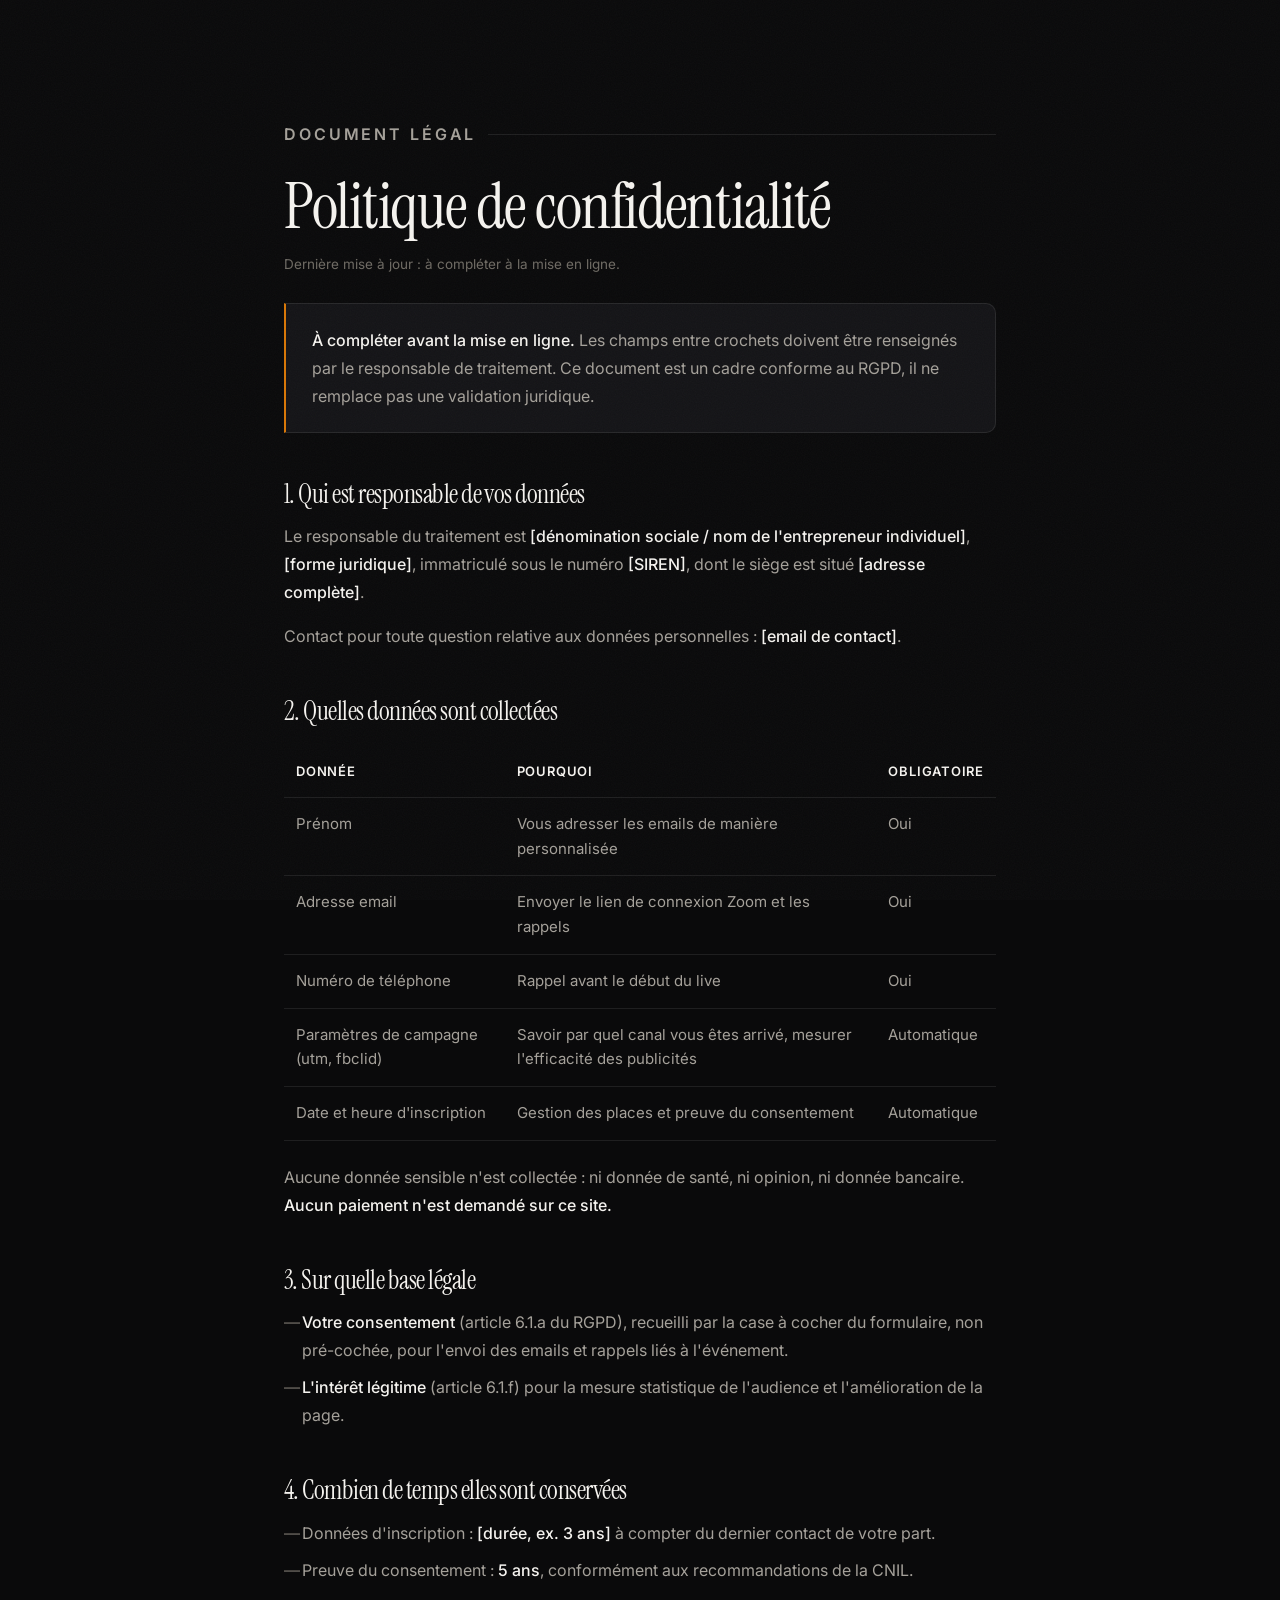
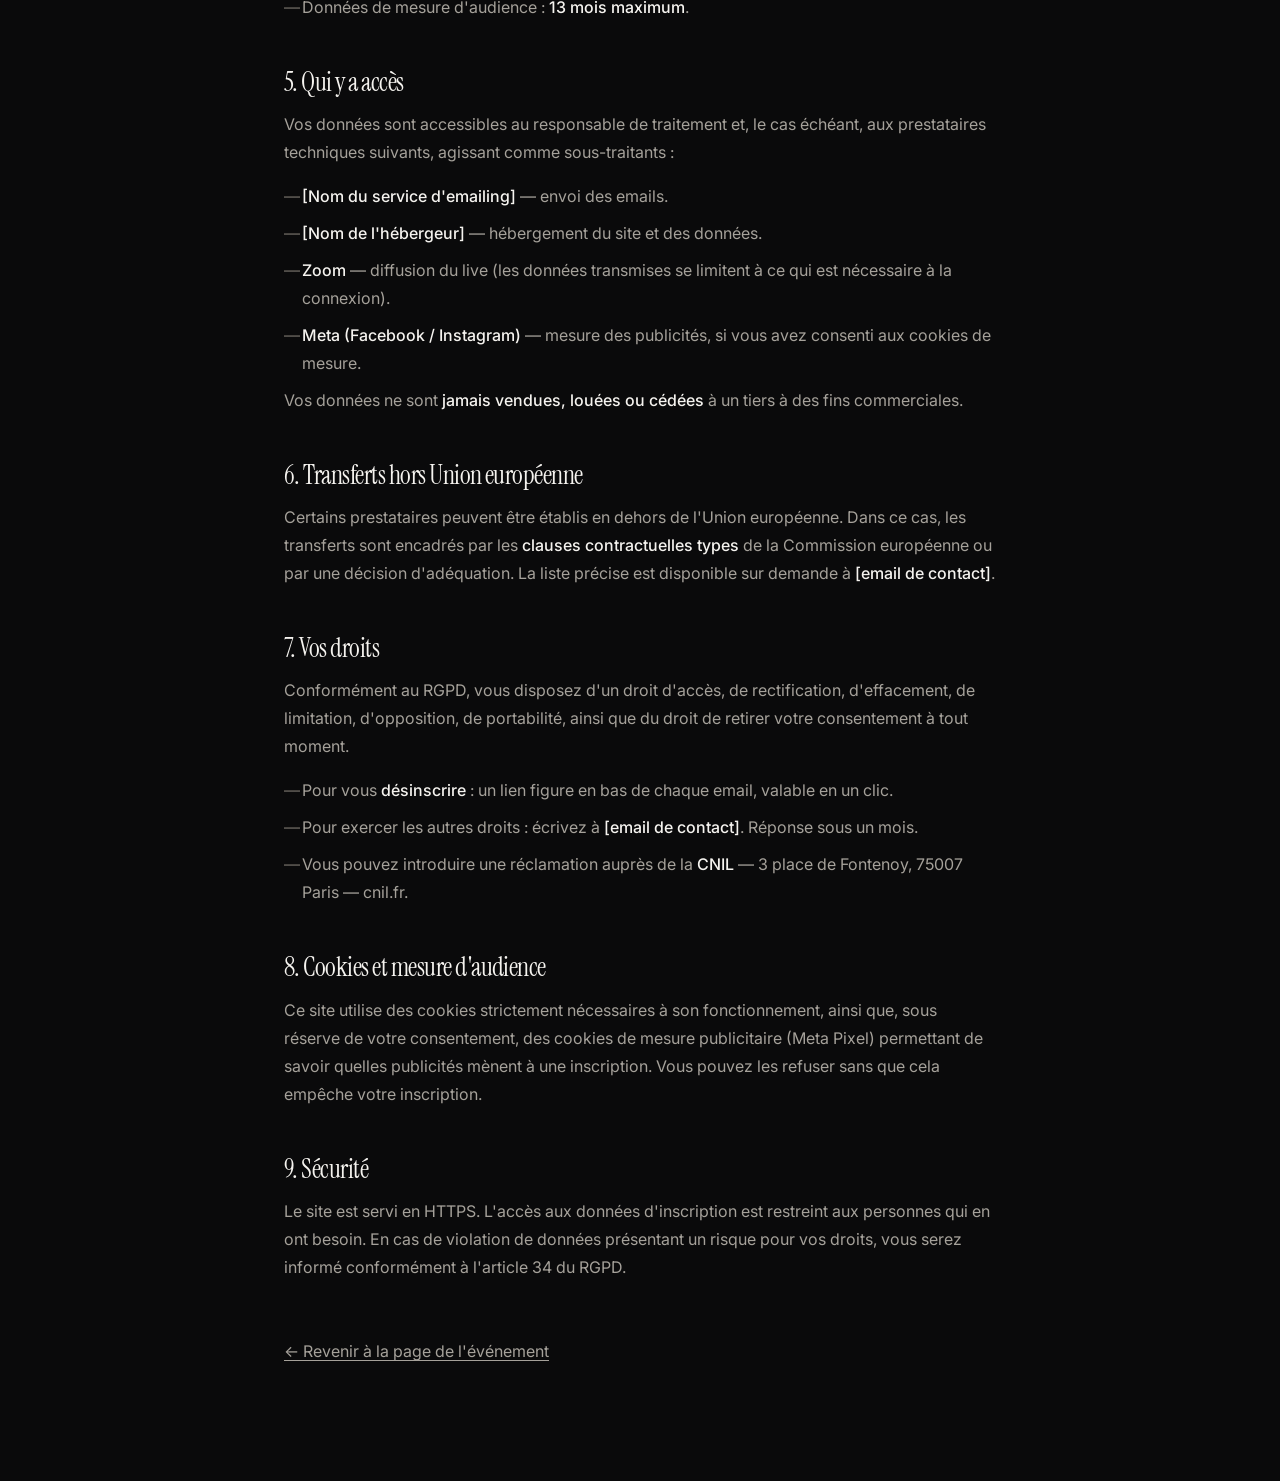
<file: public/confidentialite.html>
<!DOCTYPE html>
<html lang="fr">
<head>
<meta charset="utf-8">
<meta name="viewport" content="width=device-width, initial-scale=1">
<title>Politique de confidentialité — Deviens Inarrêtable</title>
<meta name="description" content="Quelles données sont collectées lors de l'inscription à l'événement Deviens Inarrêtable, pourquoi, combien de temps, et comment exercer vos droits.">
<meta name="robots" content="index, follow">
<link rel="preconnect" href="https://fonts.googleapis.com">
<link rel="preconnect" href="https://fonts.gstatic.com" crossorigin>
<link rel="stylesheet" href="https://fonts.googleapis.com/css2?family=Instrument+Serif:ital@0;1&family=Inter:wght@400;500;600&display=swap">
<link rel="stylesheet" href="assets/styles.css">
<style>
  .doc { padding:120px 0 100px; }
  .doc h2 { font-family:var(--serif); font-size:26px; margin:48px 0 14px; }
  .doc h3 { font-size:18px; font-weight:600; margin:28px 0 10px; }
  .doc p, .doc li { color:var(--gris); font-size:16px; line-height:1.75; }
  .doc li { margin-bottom:9px; padding-left:18px; position:relative; }
  .doc li::before { content:"—"; position:absolute; left:0; color:var(--gris-fonce); }
  .doc strong { color:var(--blanc); font-weight:500; }
  .avis { padding:22px 26px; border:1px solid var(--bord); border-left:2px solid var(--ambre);
          border-radius:0 10px 10px 0; background:var(--charbon); margin:26px 0; }
  .tbl { width:100%; border-collapse:collapse; margin:22px 0; font-size:15px; }
  .tbl th, .tbl td { text-align:left; padding:14px 12px; border-bottom:1px solid var(--bord); vertical-align:top; }
  .tbl th { color:var(--blanc); font-weight:600; font-size:13px; letter-spacing:.06em; text-transform:uppercase; }
  .tbl td { color:var(--gris); }
</style>
</head>
<body>
<div class="grain" aria-hidden="true"></div>

<main class="doc">
  <div class="wrap wrap--etroit">
    <p class="eyebrow">Document légal</p>
    <h1 class="h2">Politique de confidentialité</h1>
    <p style="color:var(--gris-fonce);font-size:13.5px;margin-top:14px">Dernière mise à jour : à compléter à la mise en ligne.</p>

    <div class="avis">
      <p style="margin:0"><strong>À compléter avant la mise en ligne.</strong> Les champs entre crochets doivent être renseignés par le responsable de traitement. Ce document est un cadre conforme au RGPD, il ne remplace pas une validation juridique.</p>
    </div>

    <h2>1. Qui est responsable de vos données</h2>
    <p>Le responsable du traitement est <strong>[dénomination sociale / nom de l'entrepreneur individuel]</strong>, <strong>[forme juridique]</strong>, immatriculé sous le numéro <strong>[SIREN]</strong>, dont le siège est situé <strong>[adresse complète]</strong>.</p>
    <p>Contact pour toute question relative aux données personnelles : <strong>[email de contact]</strong>.</p>

    <h2>2. Quelles données sont collectées</h2>
    <table class="tbl">
      <thead><tr><th>Donnée</th><th>Pourquoi</th><th>Obligatoire</th></tr></thead>
      <tbody>
        <tr><td>Prénom</td><td>Vous adresser les emails de manière personnalisée</td><td>Oui</td></tr>
        <tr><td>Adresse email</td><td>Envoyer le lien de connexion Zoom et les rappels</td><td>Oui</td></tr>
        <tr><td>Numéro de téléphone</td><td>Rappel avant le début du live</td><td>Oui</td></tr>
        <tr><td>Paramètres de campagne (utm, fbclid)</td><td>Savoir par quel canal vous êtes arrivé, mesurer l'efficacité des publicités</td><td>Automatique</td></tr>
        <tr><td>Date et heure d'inscription</td><td>Gestion des places et preuve du consentement</td><td>Automatique</td></tr>
      </tbody>
    </table>
    <p>Aucune donnée sensible n'est collectée : ni donnée de santé, ni opinion, ni donnée bancaire. <strong>Aucun paiement n'est demandé sur ce site.</strong></p>

    <h2>3. Sur quelle base légale</h2>
    <ul>
      <li><strong>Votre consentement</strong> (article 6.1.a du RGPD), recueilli par la case à cocher du formulaire, non pré-cochée, pour l'envoi des emails et rappels liés à l'événement.</li>
      <li><strong>L'intérêt légitime</strong> (article 6.1.f) pour la mesure statistique de l'audience et l'amélioration de la page.</li>
    </ul>

    <h2>4. Combien de temps elles sont conservées</h2>
    <ul>
      <li>Données d'inscription : <strong>[durée, ex. 3 ans]</strong> à compter du dernier contact de votre part.</li>
      <li>Preuve du consentement : <strong>5 ans</strong>, conformément aux recommandations de la CNIL.</li>
      <li>Données de mesure d'audience : <strong>13 mois maximum</strong>.</li>
    </ul>

    <h2>5. Qui y a accès</h2>
    <p>Vos données sont accessibles au responsable de traitement et, le cas échéant, aux prestataires techniques suivants, agissant comme sous-traitants :</p>
    <ul>
      <li><strong>[Nom du service d'emailing]</strong> — envoi des emails.</li>
      <li><strong>[Nom de l'hébergeur]</strong> — hébergement du site et des données.</li>
      <li><strong>Zoom</strong> — diffusion du live (les données transmises se limitent à ce qui est nécessaire à la connexion).</li>
      <li><strong>Meta (Facebook / Instagram)</strong> — mesure des publicités, si vous avez consenti aux cookies de mesure.</li>
    </ul>
    <p>Vos données ne sont <strong>jamais vendues, louées ou cédées</strong> à un tiers à des fins commerciales.</p>

    <h2>6. Transferts hors Union européenne</h2>
    <p>Certains prestataires peuvent être établis en dehors de l'Union européenne. Dans ce cas, les transferts sont encadrés par les <strong>clauses contractuelles types</strong> de la Commission européenne ou par une décision d'adéquation. La liste précise est disponible sur demande à <strong>[email de contact]</strong>.</p>

    <h2>7. Vos droits</h2>
    <p>Conformément au RGPD, vous disposez d'un droit d'accès, de rectification, d'effacement, de limitation, d'opposition, de portabilité, ainsi que du droit de retirer votre consentement à tout moment.</p>
    <ul>
      <li>Pour vous <strong>désinscrire</strong> : un lien figure en bas de chaque email, valable en un clic.</li>
      <li>Pour exercer les autres droits : écrivez à <strong>[email de contact]</strong>. Réponse sous un mois.</li>
      <li>Vous pouvez introduire une réclamation auprès de la <strong>CNIL</strong> — 3 place de Fontenoy, 75007 Paris — <a href="https://www.cnil.fr" rel="noopener" target="_blank">cnil.fr</a>.</li>
    </ul>

    <h2>8. Cookies et mesure d'audience</h2>
    <p>Ce site utilise des cookies strictement nécessaires à son fonctionnement, ainsi que, sous réserve de votre consentement, des cookies de mesure publicitaire (Meta Pixel) permettant de savoir quelles publicités mènent à une inscription. Vous pouvez les refuser sans que cela empêche votre inscription.</p>

    <h2>9. Sécurité</h2>
    <p>Le site est servi en HTTPS. L'accès aux données d'inscription est restreint aux personnes qui en ont besoin. En cas de violation de données présentant un risque pour vos droits, vous serez informé conformément à l'article 34 du RGPD.</p>

    <p style="margin-top:56px"><a href="index.html" style="color:var(--gris);text-decoration:underline;text-underline-offset:3px">← Revenir à la page de l'événement</a></p>
  </div>
</main>
</body>
</html>
</file>
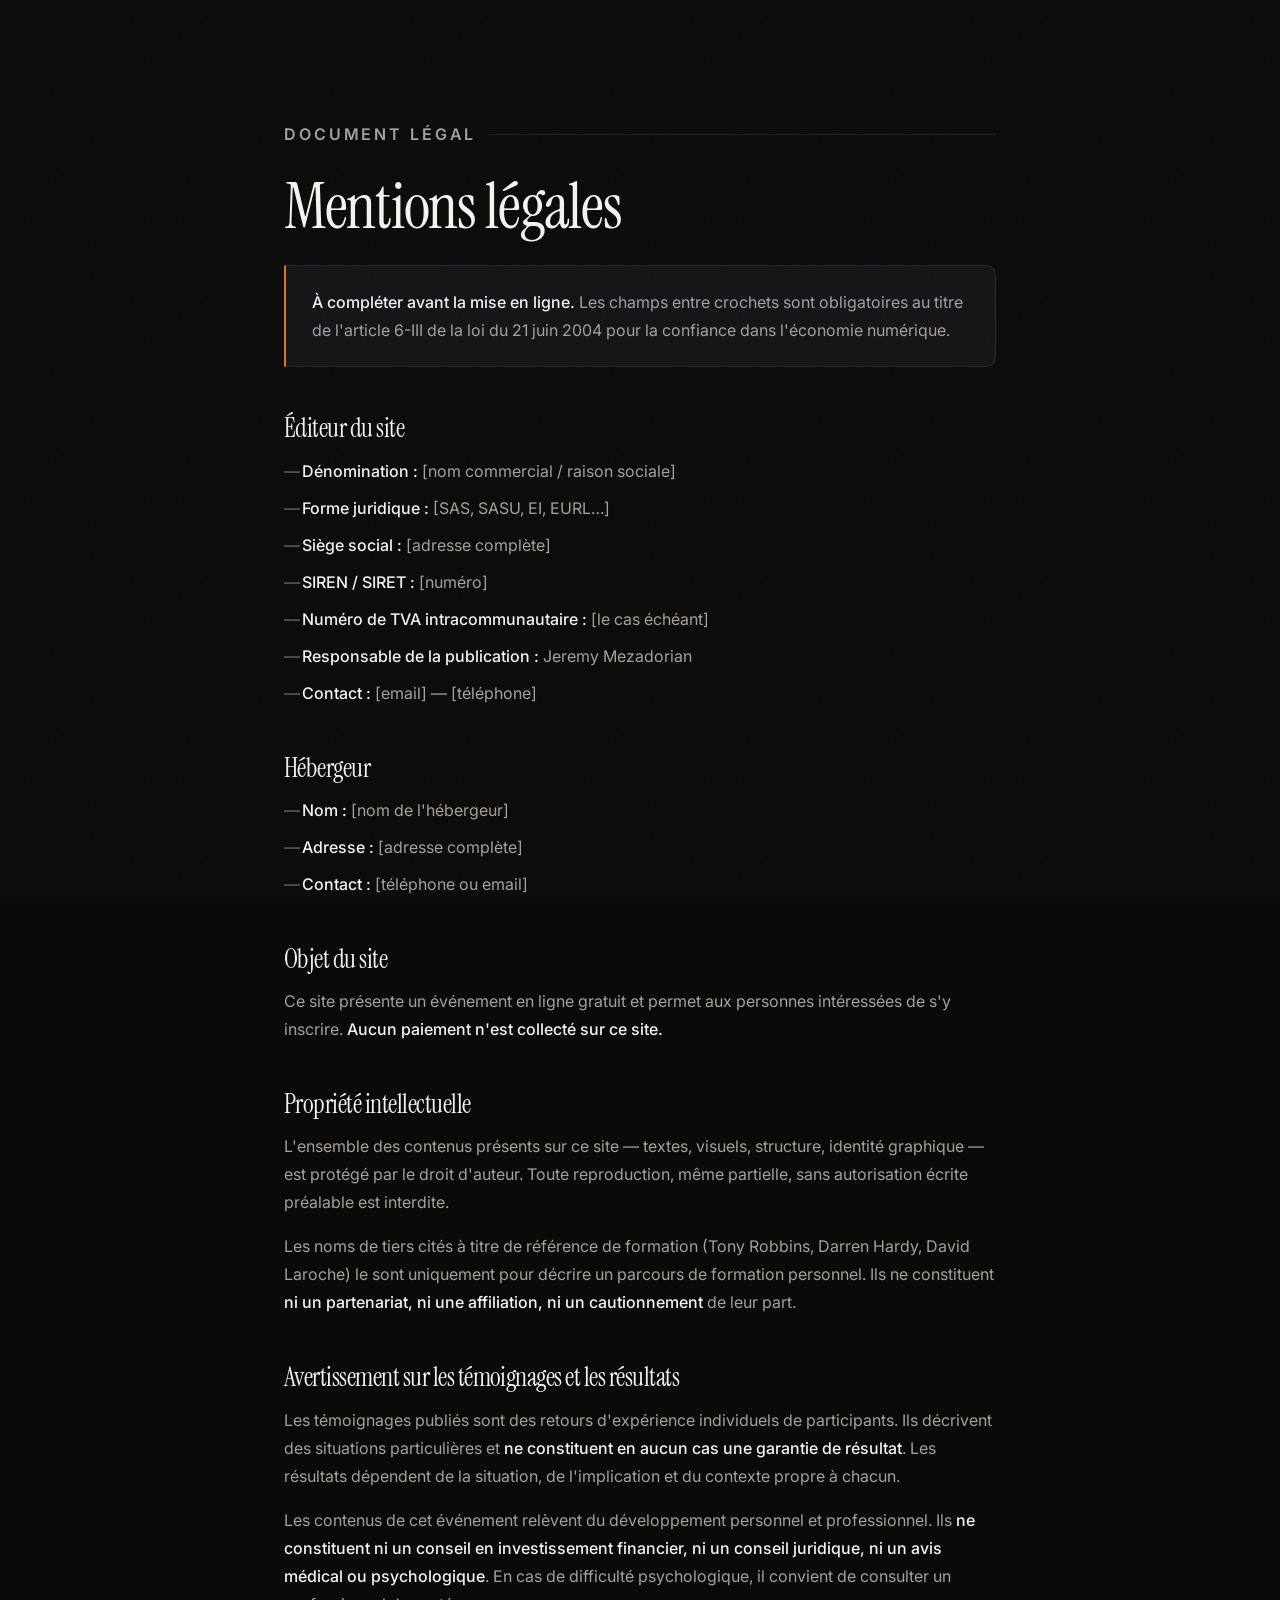
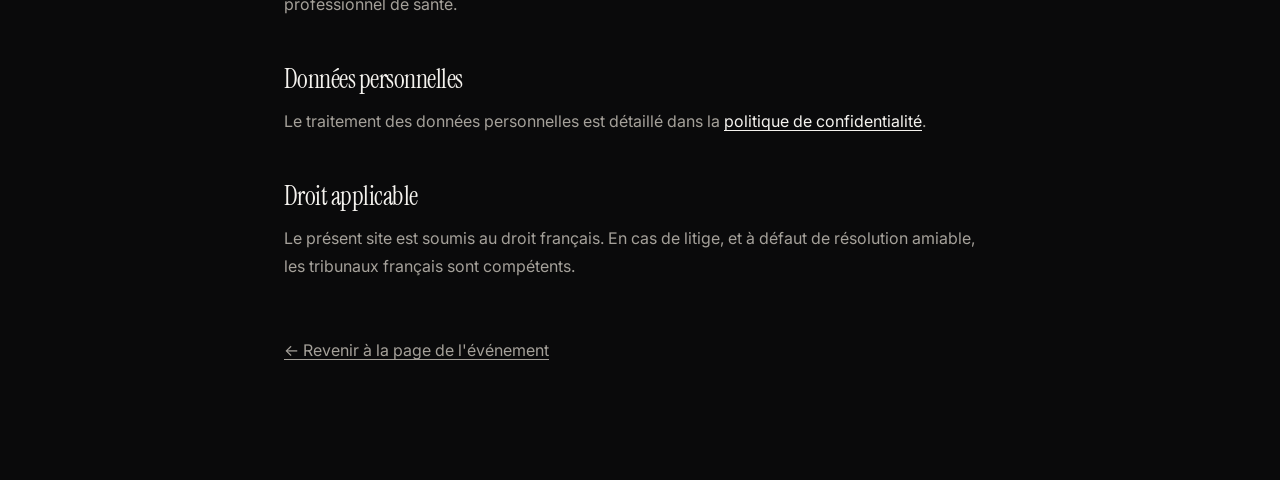
<file: public/mentions-legales.html>
<!DOCTYPE html>
<html lang="fr">
<head>
<meta charset="utf-8">
<meta name="viewport" content="width=device-width, initial-scale=1">
<title>Mentions légales — Deviens Inarrêtable</title>
<meta name="description" content="Mentions légales du site Deviens Inarrêtable : éditeur, hébergeur, propriété intellectuelle, avertissement sur les résultats.">
<meta name="robots" content="index, follow">
<link rel="preconnect" href="https://fonts.googleapis.com">
<link rel="preconnect" href="https://fonts.gstatic.com" crossorigin>
<link rel="stylesheet" href="https://fonts.googleapis.com/css2?family=Instrument+Serif:ital@0;1&family=Inter:wght@400;500;600&display=swap">
<link rel="stylesheet" href="assets/styles.css">
<style>
  .doc { padding:120px 0 100px; }
  .doc h2 { font-family:var(--serif); font-size:26px; margin:48px 0 14px; }
  .doc p, .doc li { color:var(--gris); font-size:16px; line-height:1.75; }
  .doc li { margin-bottom:9px; padding-left:18px; position:relative; }
  .doc li::before { content:"—"; position:absolute; left:0; color:var(--gris-fonce); }
  .doc strong { color:var(--blanc); font-weight:500; }
  .avis { padding:22px 26px; border:1px solid var(--bord); border-left:2px solid var(--ambre);
          border-radius:0 10px 10px 0; background:var(--charbon); margin:26px 0; }
</style>
</head>
<body>
<div class="grain" aria-hidden="true"></div>

<main class="doc">
  <div class="wrap wrap--etroit">
    <p class="eyebrow">Document légal</p>
    <h1 class="h2">Mentions légales</h1>

    <div class="avis">
      <p style="margin:0"><strong>À compléter avant la mise en ligne.</strong> Les champs entre crochets sont obligatoires au titre de l'article 6-III de la loi du 21 juin 2004 pour la confiance dans l'économie numérique.</p>
    </div>

    <h2>Éditeur du site</h2>
    <ul>
      <li><strong>Dénomination :</strong> [nom commercial / raison sociale]</li>
      <li><strong>Forme juridique :</strong> [SAS, SASU, EI, EURL…]</li>
      <li><strong>Siège social :</strong> [adresse complète]</li>
      <li><strong>SIREN / SIRET :</strong> [numéro]</li>
      <li><strong>Numéro de TVA intracommunautaire :</strong> [le cas échéant]</li>
      <li><strong>Responsable de la publication :</strong> Jeremy Mezadorian</li>
      <li><strong>Contact :</strong> [email] — [téléphone]</li>
    </ul>

    <h2>Hébergeur</h2>
    <ul>
      <li><strong>Nom :</strong> [nom de l'hébergeur]</li>
      <li><strong>Adresse :</strong> [adresse complète]</li>
      <li><strong>Contact :</strong> [téléphone ou email]</li>
    </ul>

    <h2>Objet du site</h2>
    <p>Ce site présente un événement en ligne gratuit et permet aux personnes intéressées de s'y inscrire. <strong>Aucun paiement n'est collecté sur ce site.</strong></p>

    <h2>Propriété intellectuelle</h2>
    <p>L'ensemble des contenus présents sur ce site — textes, visuels, structure, identité graphique — est protégé par le droit d'auteur. Toute reproduction, même partielle, sans autorisation écrite préalable est interdite.</p>
    <p>Les noms de tiers cités à titre de référence de formation (Tony Robbins, Darren Hardy, David Laroche) le sont uniquement pour décrire un parcours de formation personnel. Ils ne constituent <strong>ni un partenariat, ni une affiliation, ni un cautionnement</strong> de leur part.</p>

    <h2>Avertissement sur les témoignages et les résultats</h2>
    <p>Les témoignages publiés sont des retours d'expérience individuels de participants. Ils décrivent des situations particulières et <strong>ne constituent en aucun cas une garantie de résultat</strong>. Les résultats dépendent de la situation, de l'implication et du contexte propre à chacun.</p>
    <p>Les contenus de cet événement relèvent du développement personnel et professionnel. Ils <strong>ne constituent ni un conseil en investissement financier, ni un conseil juridique, ni un avis médical ou psychologique</strong>. En cas de difficulté psychologique, il convient de consulter un professionnel de santé.</p>

    <h2>Données personnelles</h2>
    <p>Le traitement des données personnelles est détaillé dans la <a href="confidentialite.html" style="color:var(--blanc);text-decoration:underline;text-underline-offset:3px">politique de confidentialité</a>.</p>

    <h2>Droit applicable</h2>
    <p>Le présent site est soumis au droit français. En cas de litige, et à défaut de résolution amiable, les tribunaux français sont compétents.</p>

    <p style="margin-top:56px"><a href="index.html" style="color:var(--gris);text-decoration:underline;text-underline-offset:3px">← Revenir à la page de l'événement</a></p>
  </div>
</main>
</body>
</html>
</file>
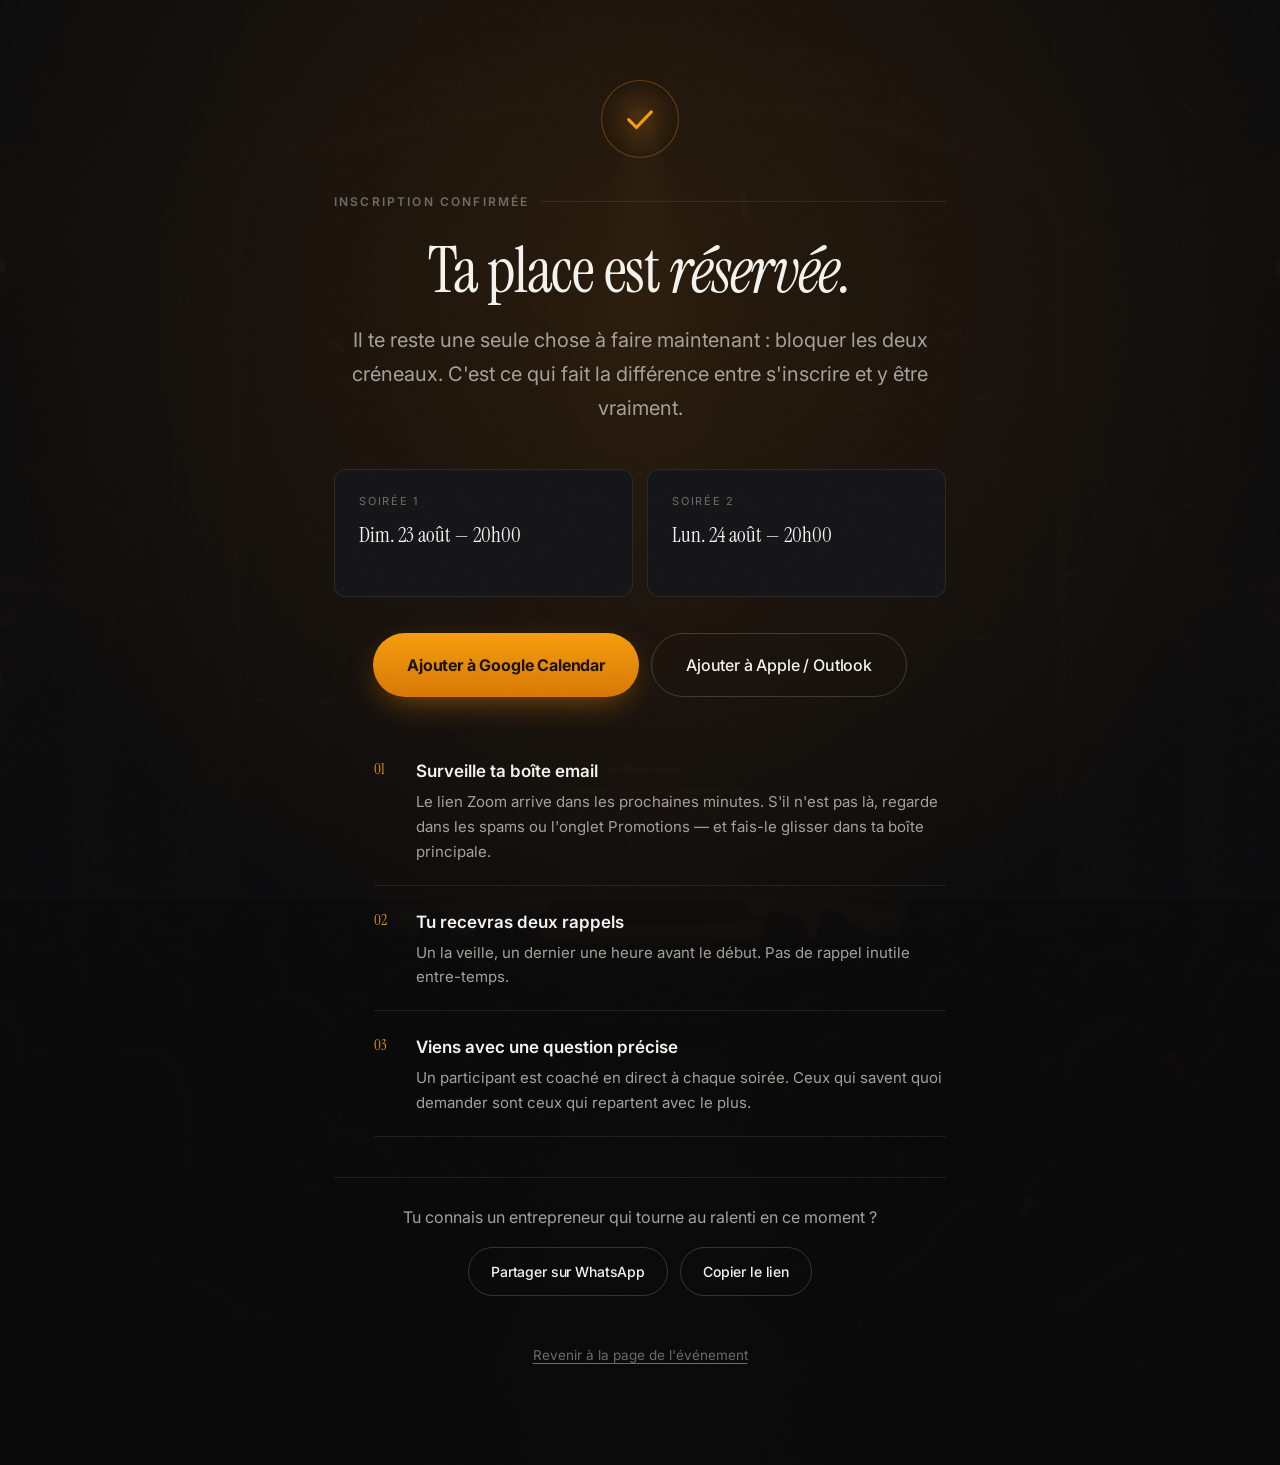
<file: public/merci.html>
<!DOCTYPE html>
<html lang="fr">
<head>
<meta charset="utf-8">
<meta name="viewport" content="width=device-width, initial-scale=1">
<meta name="theme-color" content="#0a0a0b">
<title>Ta place est réservée — Deviens Inarrêtable</title>
<meta name="description" content="Ta place pour les 2 soirées Deviens Inarrêtable est réservée. Ajoute la date à ton agenda et surveille ta boîte email.">
<meta name="robots" content="noindex, nofollow">
<link rel="preconnect" href="https://fonts.googleapis.com">
<link rel="preconnect" href="https://fonts.gstatic.com" crossorigin>
<link rel="stylesheet" href="https://fonts.googleapis.com/css2?family=Instrument+Serif:ital@0;1&family=Inter:wght@400;500;600;700&display=swap">
<link rel="stylesheet" href="assets/styles.css">
<style>
  .merci { min-height:100svh; display:grid; place-items:center; padding:80px 0; position:relative; overflow:hidden; }
  .merci__fond { position:absolute; inset:0; z-index:0; }
  .merci__fond img { width:100%; height:100%; object-fit:cover; opacity:.34; animation:kenburns 50s ease-in-out infinite alternate; }
  .merci__voile { position:absolute; inset:0; z-index:1;
    background: radial-gradient(90% 80% at 50% 20%, rgba(217,119,6,.14), transparent 60%),
                linear-gradient(180deg, rgba(10,10,11,.9), rgba(10,10,11,.96)); }
  .merci__c { position:relative; z-index:2; max-width:660px; text-align:center; }
  .coche { width:78px; height:78px; margin:0 auto 34px; border-radius:50%;
    border:1px solid rgba(217,119,6,.4); display:grid; place-items:center;
    background:radial-gradient(circle, rgba(217,119,6,.2), transparent 70%); }
  .coche svg { width:34px; height:34px; stroke:var(--ambre-clair); fill:none; stroke-width:2.2; stroke-linecap:round; stroke-linejoin:round;
    stroke-dasharray:40; stroke-dashoffset:40; animation:trace 1s var(--ease) .25s forwards; }
  @keyframes trace { to { stroke-dashoffset:0; } }
  .recap { display:grid; grid-template-columns:repeat(2,1fr); gap:14px; margin:44px 0 36px; text-align:left; }
  .recap__c { padding:22px 24px; border:1px solid var(--bord); border-radius:12px; background:var(--charbon); }
  .recap__l { font-size:11px; letter-spacing:.16em; text-transform:uppercase; color:var(--gris-fonce); margin-bottom:8px; }
  .recap__v { font-family:var(--serif); font-size:21px; }
  .etapes { text-align:left; margin:40px 0; display:grid; gap:2px; }
  .etapes li { display:flex; gap:16px; padding:20px 0; border-bottom:1px solid var(--bord); align-items:flex-start; }
  .etapes__n { font-family:var(--serif); font-size:15px; color:var(--ambre-clair); flex:0 0 26px; }
  .etapes__t { font-weight:600; margin-bottom:5px; }
  .etapes__d { color:var(--gris); font-size:15px; margin:0; line-height:1.65; }
  .actions { display:flex; gap:12px; flex-wrap:wrap; justify-content:center; margin-top:8px; }
  @media (max-width:700px){ .recap{grid-template-columns:1fr;} .actions .btn{width:100%;} }
</style>
</head>
<body>
<div class="grain" aria-hidden="true"></div>

<main class="merci">
  <div class="merci__fond" aria-hidden="true"><img src="brand/visual-2.png" alt="" width="1024" height="1024"></div>
  <div class="merci__voile" aria-hidden="true"></div>

  <div class="wrap merci__c">
    <div class="coche" aria-hidden="true">
      <svg viewBox="0 0 24 24"><path d="M4 12.5l5.5 5.5L20 7"/></svg>
    </div>

    <p class="eyebrow" style="justify-content:center">Inscription confirmée</p>
    <h1 class="h2" id="titre">Ta place est <span class="it">réservée.</span></h1>
    <p class="lead" style="margin-top:20px">Il te reste une seule chose à faire maintenant : bloquer les deux créneaux. C'est ce qui fait la différence entre s'inscrire et y être vraiment.</p>

    <div class="recap">
      <div class="recap__c">
        <p class="recap__l">Soirée 1</p>
        <p class="recap__v">Dim. 23 août — 20h00</p>
      </div>
      <div class="recap__c">
        <p class="recap__l">Soirée 2</p>
        <p class="recap__v">Lun. 24 août — 20h00</p>
      </div>
    </div>

    <div class="actions">
      <a class="btn" id="btnGoogle" href="#" target="_blank" rel="noopener">Ajouter à Google Calendar</a>
      <a class="btn btn--fantome" id="btnIcs" href="#" download="deviens-inarretable.ics">Ajouter à Apple / Outlook</a>
    </div>

    <ol class="etapes">
      <li><span class="etapes__n">01</span><div><p class="etapes__t">Surveille ta boîte email</p><p class="etapes__d">Le lien Zoom arrive dans les prochaines minutes. S'il n'est pas là, regarde dans les spams ou l'onglet Promotions — et fais-le glisser dans ta boîte principale.</p></div></li>
      <li><span class="etapes__n">02</span><div><p class="etapes__t">Tu recevras deux rappels</p><p class="etapes__d">Un la veille, un dernier une heure avant le début. Pas de rappel inutile entre-temps.</p></div></li>
      <li><span class="etapes__n">03</span><div><p class="etapes__t">Viens avec une question précise</p><p class="etapes__d">Un participant est coaché en direct à chaque soirée. Ceux qui savent quoi demander sont ceux qui repartent avec le plus.</p></div></li>
    </ol>

    <div style="padding-top:26px;border-top:1px solid var(--bord)">
      <p class="lead" style="font-size:16px">Tu connais un entrepreneur qui tourne au ralenti en ce moment ?</p>
      <div class="actions" style="margin-top:16px">
        <a class="btn btn--fantome btn--sm" id="partageWa" href="#" target="_blank" rel="noopener">Partager sur WhatsApp</a>
        <button class="btn btn--fantome btn--sm" id="copier">Copier le lien</button>
      </div>
    </div>

    <p style="margin-top:44px"><a href="index.html" style="color:var(--gris-fonce);font-size:13.5px;text-decoration:underline;text-underline-offset:3px">Revenir à la page de l'événement</a></p>
  </div>
</main>

<script>
(function(){
  "use strict";
  // Personnalisation légère si le prénom a été mémorisé
  try {
    var p = sessionStorage.getItem("di_prenom");
    if (p) document.getElementById("titre").innerHTML = p + ", ta place est <span class='it'>réservée.</span>";
  } catch(e){}

  var TITRE = "Deviens Inarrêtable — Soirée live avec Jeremy Mezadorian";
  var LIEU  = "En ligne (Zoom) — le lien arrive par email";
  var DESC  = "Deux soirées pour comprendre ce qui bloque vraiment et reprendre le pouvoir. Le lien Zoom est envoyé par email.";
  var URL   = location.origin + "/maintenant";

  // Google Calendar (première soirée)
  document.getElementById("btnGoogle").href =
    "https://calendar.google.com/calendar/render?action=TEMPLATE"
    + "&text=" + encodeURIComponent(TITRE)
    + "&dates=20260823T180000Z/20260823T193000Z"
    + "&details=" + encodeURIComponent(DESC + "\n" + URL)
    + "&location=" + encodeURIComponent(LIEU);

  // Fichier .ics généré côté client : les DEUX soirées
  function ics(){
    var L = [
      "BEGIN:VCALENDAR","VERSION:2.0","PRODID:-//Deviens Inarretable//FR","CALSCALE:GREGORIAN","METHOD:PUBLISH"
    ];
    [["20260823T180000Z","20260823T193000Z","Soiree 1"],
     ["20260824T180000Z","20260824T193000Z","Soiree 2"]].forEach(function(e,i){
      L = L.concat([
        "BEGIN:VEVENT",
        "UID:di-2026-0" + (i+1) + "@deviens-inarretable.com",
        "DTSTAMP:" + new Date().toISOString().replace(/[-:]/g,"").split(".")[0] + "Z",
        "DTSTART:" + e[0],
        "DTEND:" + e[1],
        "SUMMARY:" + TITRE + " (" + e[2] + ")",
        "DESCRIPTION:" + DESC.replace(/\n/g,"\\n"),
        "LOCATION:" + LIEU,
        "BEGIN:VALARM","TRIGGER:-PT60M","ACTION:DISPLAY","DESCRIPTION:Ca commence dans 1 heure","END:VALARM",
        "BEGIN:VALARM","TRIGGER:-P1D","ACTION:DISPLAY","DESCRIPTION:C est demain 20h","END:VALARM",
        "END:VEVENT"
      ]);
    });
    L.push("END:VCALENDAR");
    return L.join("\r\n");
  }
  var b = new Blob([ics()], {type:"text/calendar;charset=utf-8"});
  document.getElementById("btnIcs").href = window.URL.createObjectURL(b);

  // Partage
  document.getElementById("partageWa").href =
    "https://wa.me/?text=" + encodeURIComponent("Je viens de réserver ma place pour ces 2 soirées live gratuites. Ça devrait te parler : " + URL);

  document.getElementById("copier").addEventListener("click", function(){
    var btn = this;
    navigator.clipboard.writeText(URL).then(function(){
      btn.textContent = "Lien copié ✓";
      setTimeout(function(){ btn.textContent = "Copier le lien"; }, 2200);
    }).catch(function(){
      btn.textContent = URL;
    });
  });
})();
</script>
</body>
</html>
</file>
<file: public/assets/styles.css>
/* =========================================================
   DEVIENS INARRÊTABLE — feuille de style
   Direction artistique : documentaire premium, sombre,
   accent ambre réservé EXCLUSIVEMENT à l'action (CTA).
   ========================================================= */

/* ---------- 1. Jetons de design ---------- */
:root {
  /* Couleurs */
  --noir: #0a0a0b;
  --charbon: #141417;
  --charbon-clair: #1c1c21;
  --bord: rgba(245, 243, 239, 0.09);
  --bord-fort: rgba(245, 243, 239, 0.18);
  --blanc: #f5f3ef;
  --gris: #a5a19a;
  --gris-fonce: #6f6b64;

  /* Accent = ACTION uniquement */
  --ambre: #d97706;
  --ambre-clair: #f59e0b;

  /* Typo */
  --serif: "Instrument Serif", "Canela", "Times New Roman", serif;
  --sans: "Inter", -apple-system, BlinkMacSystemFont, "Segoe UI", system-ui, sans-serif;

  /* Rythme */
  --max: 1180px;
  --etroit: 760px;
  --r: 14px;

  /* Easing cinématographique */
  --ease: cubic-bezier(0.16, 1, 0.3, 1);
}

/* ---------- 2. Réinitialisation ---------- */
*, *::before, *::after { box-sizing: border-box; }
html { -webkit-text-size-adjust: 100%; scroll-behavior: smooth; }
body {
  margin: 0;
  background: var(--noir);
  color: var(--blanc);
  font-family: var(--sans);
  font-size: 17px;
  line-height: 1.65;
  -webkit-font-smoothing: antialiased;
  overflow-x: hidden;
}
img, video, canvas { display: block; max-width: 100%; }
a { color: inherit; text-decoration: none; }
button, input, select { font: inherit; color: inherit; }
h1, h2, h3, h4 { margin: 0; font-weight: 400; letter-spacing: -0.02em; line-height: 1.05; }
p { margin: 0 0 1em; }
ul { margin: 0; padding: 0; list-style: none; }

/* Focus clavier visible (accessibilité) */
:focus-visible {
  outline: 2px solid var(--ambre-clair);
  outline-offset: 3px;
  border-radius: 4px;
}

/* Lien d'évitement */
.skip {
  position: absolute; left: -9999px; top: 0; z-index: 999;
  background: var(--ambre); color: #000; padding: 12px 18px; font-weight: 600;
}
.skip:focus { left: 12px; top: 12px; }

/* ---------- 3. Utilitaires ---------- */
.wrap { width: 100%; max-width: var(--max); margin: 0 auto; padding: 0 24px; }
.wrap--etroit { max-width: var(--etroit); }
.it { font-family: var(--serif); font-style: italic; }
.amb { color: var(--ambre-clair); }

.eyebrow {
  font-size: 12px; font-weight: 600; letter-spacing: 0.18em;
  text-transform: uppercase; color: var(--gris-fonce);
  display: flex; align-items: center; gap: 12px; margin-bottom: 26px;
}
.eyebrow::after { content: ""; flex: 1; height: 1px; background: var(--bord); }

.section { padding: clamp(80px, 11vw, 150px) 0; position: relative; }
.section--bord { border-top: 1px solid var(--bord); }

/* Titres */
.h1 { font-family: var(--serif); font-size: clamp(56px, 13vw, 148px); line-height: 0.92; }
.h2 { font-family: var(--serif); font-size: clamp(34px, 5.6vw, 64px); line-height: 1.02; }
.h3 { font-size: clamp(19px, 2.2vw, 23px); font-weight: 600; letter-spacing: -0.01em; }
.lead { font-size: clamp(17px, 2vw, 20px); color: var(--gris); line-height: 1.7; }

/* Grain de film global */
.grain {
  position: fixed; inset: 0; z-index: 60; pointer-events: none; opacity: 0.035;
  background-image: url("data:image/svg+xml;utf8,<svg xmlns='http://www.w3.org/2000/svg' width='140' height='140'><filter id='n'><feTurbulence type='fractalNoise' baseFrequency='0.85' numOctaves='3'/></filter><rect width='140' height='140' filter='url(%23n)'/></svg>");
}

/* ---------- 4. Boutons ---------- */
.btn {
  display: inline-flex; align-items: center; justify-content: center; gap: 10px;
  background: linear-gradient(180deg, var(--ambre-clair), var(--ambre));
  color: #17110a; font-weight: 700; font-size: 16px; letter-spacing: -0.01em;
  padding: 18px 34px; border: none; border-radius: 999px; cursor: pointer;
  box-shadow: 0 10px 34px -12px rgba(217, 119, 6, 0.75);
  transition: transform 0.35s var(--ease), box-shadow 0.35s var(--ease), filter 0.25s;
  text-align: center;
}
.btn:hover { transform: translateY(-2px); box-shadow: 0 16px 44px -12px rgba(245, 158, 11, 0.9); filter: brightness(1.06); }
.btn:active { transform: translateY(0); }
.btn--bloc { width: 100%; }
.btn--sm { padding: 12px 22px; font-size: 14px; }
.btn--fantome {
  background: transparent; color: var(--blanc); border: 1px solid var(--bord-fort);
  box-shadow: none; font-weight: 500;
}
.btn--fantome:hover { background: rgba(245, 243, 239, 0.05); box-shadow: none; }

/* Micro-rassurance sous les CTA */
.sous-cta { font-size: 13px; color: var(--gris-fonce); margin-top: 14px; letter-spacing: 0.01em; }
.cta-bloc { display: flex; flex-direction: column; align-items: flex-start; }
.cta-bloc--centre { align-items: center; text-align: center; }

/* ---------- 5. Barre sticky (desktop) ---------- */
.barre {
  position: fixed; top: 0; left: 0; right: 0; z-index: 50;
  display: flex; align-items: center; justify-content: space-between; gap: 20px;
  padding: 12px 24px;
  background: rgba(10, 10, 11, 0.82);
  backdrop-filter: blur(14px) saturate(1.2);
  border-bottom: 1px solid var(--bord);
  transform: translateY(-100%);
  transition: transform 0.5s var(--ease);
}
.barre.visible { transform: translateY(0); }
.barre__nom { font-family: var(--serif); font-size: 18px; letter-spacing: 0.01em; white-space: nowrap; }
.barre__infos {
  font-size: 13px; color: var(--gris); display: flex; gap: 10px; align-items: center;
}
.barre__infos span { white-space: nowrap; }
.barre__sep { color: var(--gris-fonce); }

/* ---------- 6. CTA fixe mobile (levier n°1) ---------- */
.cta-mobile {
  position: fixed; left: 0; right: 0; bottom: 0; z-index: 55;
  padding: 12px 16px calc(12px + env(safe-area-inset-bottom));
  background: linear-gradient(180deg, rgba(10, 10, 11, 0.6), rgba(10, 10, 11, 0.97) 40%);
  border-top: 1px solid var(--bord);
  display: none;
  transform: translateY(110%);
  transition: transform 0.45s var(--ease);
}
.cta-mobile.visible { transform: translateY(0); }
.cta-mobile__ligne { font-size: 11px; color: var(--gris-fonce); text-align: center; margin-top: 8px; letter-spacing: 0.04em; }

/* ---------- 7. HERO ---------- */
.hero {
  position: relative; min-height: 100svh; display: flex; align-items: center;
  padding: 120px 0 70px; overflow: hidden;
}
.hero__fond { position: absolute; inset: 0; z-index: 0; }
.hero__fond img {
  width: 100%; height: 100%; object-fit: cover; opacity: 0.55;
  /* Ken Burns très lent = slow motion permanent */
  animation: kenburns 46s ease-in-out infinite alternate;
}
@keyframes kenburns {
  from { transform: scale(1.03) translate3d(0, 0, 0); }
  to   { transform: scale(1.16) translate3d(-2%, -1.5%, 0); }
}
.hero__voile {
  position: absolute; inset: 0; z-index: 1;
  background:
    radial-gradient(120% 90% at 78% 42%, rgba(217, 119, 6, 0.13), transparent 58%),
    linear-gradient(90deg, rgba(10, 10, 11, 0.93) 0%, rgba(10, 10, 11, 0.72) 46%, rgba(10, 10, 11, 0.86) 100%),
    linear-gradient(180deg, rgba(10, 10, 11, 0.86) 0%, transparent 26%, rgba(10, 10, 11, 0.95) 100%);
}
.hero__braises { position: absolute; inset: 0; z-index: 2; pointer-events: none; }
.hero__contenu { position: relative; z-index: 3; max-width: 820px; }

.hero__titre { margin-bottom: 30px; }
.hero__titre .l1 { display: block; }
.hero__titre .l2 { display: block; margin-left: 0.06em; }

.hero__douleur { max-width: 620px; font-size: clamp(16px, 2vw, 19px); color: var(--gris); line-height: 1.7; }
.hero__douleur strong { color: var(--blanc); font-weight: 500; }
.hero__pensee {
  display: block; margin-top: 16px; padding-left: 18px;
  border-left: 2px solid rgba(217, 119, 6, 0.55);
  font-family: var(--serif); font-style: italic;
  font-size: clamp(20px, 2.6vw, 27px); color: var(--blanc); line-height: 1.4;
}
.hero__signature {
  margin-top: 34px; font-size: 13px; color: var(--gris-fonce);
  letter-spacing: 0.04em; text-transform: uppercase;
}
.hero__preuve {
  display: inline-flex; align-items: center; gap: 10px; margin-top: 20px;
  font-size: 13.5px; color: var(--gris);
}
.point {
  width: 7px; height: 7px; border-radius: 50%; background: var(--ambre-clair);
  box-shadow: 0 0 0 0 rgba(245, 158, 11, 0.7); animation: pulse 2.6s infinite;
  flex: 0 0 auto;
}
@keyframes pulse {
  70% { box-shadow: 0 0 0 11px rgba(245, 158, 11, 0); }
  100% { box-shadow: 0 0 0 0 rgba(245, 158, 11, 0); }
}

/* Compte à rebours honnête */
.rebours { display: flex; gap: 10px; margin: 36px 0 6px; flex-wrap: wrap; }
.rebours__c {
  min-width: 74px; padding: 12px 8px; text-align: center;
  border: 1px solid var(--bord); border-radius: 10px;
  background: rgba(20, 20, 23, 0.55); backdrop-filter: blur(6px);
}
.rebours__n { font-family: var(--serif); font-size: 30px; line-height: 1; display: block; }
.rebours__l { font-size: 10px; letter-spacing: 0.14em; text-transform: uppercase; color: var(--gris-fonce); margin-top: 6px; display: block; }
.rebours__t { font-size: 12px; color: var(--gris-fonce); letter-spacing: 0.08em; text-transform: uppercase; margin-bottom: 4px; }

/* Indicateur de scroll */
.scroll-ind {
  position: absolute; bottom: 26px; left: 50%; transform: translateX(-50%);
  z-index: 3; font-size: 10px; letter-spacing: 0.2em; text-transform: uppercase;
  color: var(--gris-fonce); display: flex; flex-direction: column; align-items: center; gap: 10px;
}
.scroll-ind__l { width: 1px; height: 44px; background: linear-gradient(var(--gris-fonce), transparent); animation: glisse 2.4s var(--ease) infinite; }
@keyframes glisse { 0%, 100% { opacity: 0.25; transform: scaleY(0.6); } 50% { opacity: 1; transform: scaleY(1); } }

/* ---------- 8. Bandeau logistique ---------- */
.logistique { border-top: 1px solid var(--bord); border-bottom: 1px solid var(--bord); background: var(--charbon); }
.logistique__grille { display: grid; grid-template-columns: repeat(4, 1fr); }
.logistique__c { padding: 30px 22px; border-right: 1px solid var(--bord); }
.logistique__c:last-child { border-right: none; }
.logistique__l { font-size: 11px; letter-spacing: 0.16em; text-transform: uppercase; color: var(--gris-fonce); margin-bottom: 10px; display: flex; align-items: center; gap: 8px; }
.logistique__v { font-family: var(--serif); font-size: clamp(19px, 2.4vw, 26px); line-height: 1.15; }
.ico { width: 15px; height: 15px; stroke: currentColor; fill: none; stroke-width: 1.4; flex: 0 0 auto; }

/* ---------- 9. Chiffres + témoignages ---------- */
.chiffres { display: grid; grid-template-columns: repeat(3, 1fr); gap: 26px; margin-bottom: 68px; }
.chiffre__n { font-family: var(--serif); font-size: clamp(44px, 7vw, 78px); line-height: 1; }
.chiffre__l { font-size: 13px; color: var(--gris); margin-top: 8px; letter-spacing: 0.02em; }

.temoins { display: grid; grid-template-columns: repeat(3, 1fr); gap: 20px; }
.temoin {
  padding: 30px 26px; border: 1px solid var(--bord); border-radius: var(--r);
  background: linear-gradient(180deg, var(--charbon-clair), var(--charbon));
  display: flex; flex-direction: column; justify-content: space-between;
  transition: border-color 0.4s var(--ease), transform 0.4s var(--ease);
}
.temoin:hover { border-color: var(--bord-fort); transform: translateY(-3px); }
.temoin__q { font-family: var(--serif); font-size: clamp(19px, 2.1vw, 23px); line-height: 1.35; margin-bottom: 22px; }
.temoin__a { font-size: 13px; color: var(--gris-fonce); letter-spacing: 0.03em; }
.temoin__long { font-size: 15px; color: var(--gris); line-height: 1.7; margin-top: 16px; }

/* ---------- 10. Cartes « c'est pour toi si » ---------- */
.cartes { display: grid; grid-template-columns: repeat(2, 1fr); gap: 18px; }
.carte {
  padding: 32px 28px; border: 1px solid var(--bord); border-radius: var(--r);
  background: var(--charbon); position: relative; overflow: hidden;
  transition: border-color 0.4s var(--ease);
}
.carte::before {
  content: ""; position: absolute; left: 0; top: 0; bottom: 0; width: 2px;
  background: linear-gradient(180deg, var(--ambre), transparent);
  opacity: 0; transition: opacity 0.4s var(--ease);
}
.carte:hover { border-color: var(--bord-fort); }
.carte:hover::before { opacity: 1; }
.carte__n { font-family: var(--serif); font-size: 15px; color: var(--gris-fonce); margin-bottom: 14px; display: block; }
.carte__t { font-size: 17.5px; line-height: 1.55; color: var(--blanc); }

.bascule {
  margin-top: 56px; padding: 44px 40px; border-radius: var(--r);
  border: 1px solid rgba(217, 119, 6, 0.24);
  background: radial-gradient(120% 160% at 0% 0%, rgba(217, 119, 6, 0.11), transparent 62%), var(--charbon);
  font-family: var(--serif); font-size: clamp(22px, 3.1vw, 34px); line-height: 1.35;
}
.bascule .avant { color: var(--gris-fonce); }

/* ---------- 11. Preuve physique ---------- */
.preuve-img { position: relative; border-radius: var(--r); overflow: hidden; border: 1px solid var(--bord); }
.preuve-img img { width: 100%; height: clamp(280px, 52vw, 620px); object-fit: cover; }
.preuve-img__voile { position: absolute; inset: 0; background: linear-gradient(180deg, transparent 40%, rgba(10, 10, 11, 0.9)); }
.preuve-img__leg {
  position: absolute; bottom: 0; left: 0; right: 0; padding: 32px;
  font-size: 13px; letter-spacing: 0.1em; text-transform: uppercase; color: var(--gris);
}

/* ---------- 12. Timeline scroll-driven ---------- */
.histoire { position: relative; }
.tl { position: relative; padding-left: 58px; max-width: 800px; margin: 0 auto; }
.tl__rail { position: absolute; left: 15px; top: 6px; bottom: 6px; width: 2px; background: var(--bord); overflow: hidden; }
.tl__progres {
  position: absolute; left: 0; top: 0; width: 100%; height: 100%;
  background: linear-gradient(180deg, var(--ambre-clair), var(--ambre));
  transform-origin: top center; transform: scaleY(0);
  transition: transform 0.15s linear;
}
.etape { position: relative; padding-bottom: 60px; }
.etape:last-child { padding-bottom: 0; }
.etape__pastille {
  position: absolute; left: -51px; top: 4px; width: 14px; height: 14px; border-radius: 50%;
  background: var(--noir); border: 2px solid var(--gris-fonce);
  transition: border-color 0.5s var(--ease), box-shadow 0.5s var(--ease), background 0.5s var(--ease);
}
.etape.vue .etape__pastille {
  border-color: var(--ambre-clair); background: var(--ambre);
  box-shadow: 0 0 0 5px rgba(217, 119, 6, 0.16);
}
.etape__type {
  font-size: 11px; letter-spacing: 0.18em; text-transform: uppercase;
  color: var(--gris-fonce); margin-bottom: 10px;
}
.etape.chute .etape__type { color: #8a8178; }
.etape.releve .etape__type { color: var(--ambre-clair); }
.etape__t { font-family: var(--serif); font-size: clamp(24px, 3.3vw, 36px); line-height: 1.15; margin-bottom: 12px; }
.etape__d { color: var(--gris); font-size: 16.5px; line-height: 1.72; }

/* Pivot pleine largeur */
.pivot {
  margin-top: 30px; padding: clamp(60px, 9vw, 110px) 0;
  border-top: 1px solid var(--bord); border-bottom: 1px solid var(--bord);
  background: radial-gradient(80% 120% at 50% 0%, rgba(217, 119, 6, 0.09), transparent 60%);
  text-align: center;
}
.pivot__t { font-family: var(--serif); font-size: clamp(28px, 4.6vw, 56px); line-height: 1.18; max-width: 900px; margin: 0 auto; }
.pivot__t .barre-txt { color: var(--gris-fonce); }
.pivot__punch { display: block; margin-top: 28px; font-size: clamp(24px, 3.6vw, 42px); }

/* ---------- 13. Formé par ---------- */
.formateurs { display: flex; flex-wrap: wrap; gap: 14px; margin-top: 34px; }
.formateur {
  padding: 14px 24px; border: 1px solid var(--bord); border-radius: 999px;
  font-size: 15px; letter-spacing: 0.02em; background: var(--charbon); color: var(--blanc);
}

/* ---------- 14. Programme ---------- */
.soirees { display: grid; grid-template-columns: repeat(2, 1fr); gap: 22px; }
.soiree {
  border: 1px solid var(--bord); border-radius: var(--r); overflow: hidden; background: var(--charbon);
}
.soiree__tete { padding: 28px; border-bottom: 1px solid var(--bord); background: var(--charbon-clair); }
.soiree__num { font-size: 11px; letter-spacing: 0.18em; text-transform: uppercase; color: var(--ambre-clair); }
.soiree__date { font-family: var(--serif); font-size: clamp(22px, 2.7vw, 30px); margin-top: 10px; }
.soiree__corps { padding: 10px 28px 28px; }
.module { padding: 24px 0; border-bottom: 1px solid var(--bord); }
.module:last-child { border-bottom: none; }
.module__n { font-family: var(--serif); font-size: 14px; color: var(--gris-fonce); }
.module__t { font-size: 18px; font-weight: 600; margin: 8px 0 8px; }
.module__d { font-size: 15px; color: var(--gris); line-height: 1.68; margin: 0; }

/* ---------- 15. Invités ---------- */
.invite {
  display: grid; grid-template-columns: 0.85fr 1.15fr; gap: 40px; align-items: center;
  border: 1px solid var(--bord); border-radius: var(--r); overflow: hidden; background: var(--charbon);
}
.invite__img { height: 100%; min-height: 340px; position: relative; }
.invite__img img { width: 100%; height: 100%; object-fit: cover; opacity: 0.82; }
.invite__corps { padding: 40px 44px 40px 8px; }
.invite__r { font-size: 11px; letter-spacing: 0.18em; text-transform: uppercase; color: var(--ambre-clair); margin-bottom: 14px; }
.invite__n { font-family: var(--serif); font-size: clamp(26px, 3.4vw, 40px); margin-bottom: 18px; }
.invite__cit {
  margin-top: 24px; padding-left: 20px; border-left: 2px solid var(--bord-fort);
  font-family: var(--serif); font-style: italic; font-size: 17px; color: var(--gris); line-height: 1.6;
}
.surprise {
  margin-top: 22px; padding: 36px 40px; border: 1px dashed var(--bord-fort);
  border-radius: var(--r); background: var(--charbon);
}
.surprise__i { font-family: var(--serif); font-size: 46px; line-height: 1; color: var(--gris-fonce); }

/* ---------- 16. Bonus ---------- */
.bonus { display: grid; grid-template-columns: repeat(2, 1fr); gap: 20px; }
.bonus__c { padding: 34px 30px; border: 1px solid var(--bord); border-radius: var(--r); background: var(--charbon); }
.bonus__b { font-size: 11px; letter-spacing: 0.16em; text-transform: uppercase; color: var(--ambre-clair); margin-bottom: 16px; }
.bonus__p { color: var(--gris); font-size: 15.5px; line-height: 1.7; margin: 12px 0 0; }
.bonus__note { margin-top: 18px; font-family: var(--serif); font-style: italic; font-size: 17px; color: var(--blanc); }

/* ---------- 17. Objections ---------- */
.objections { background: #070708; }
.voix { display: grid; gap: 14px; margin: 40px 0; }
.voix__l {
  padding: 20px 26px; border-left: 2px solid var(--bord-fort); background: var(--charbon);
  font-family: var(--serif); font-style: italic; font-size: clamp(17px, 2.2vw, 21px); color: var(--gris);
  border-radius: 0 10px 10px 0;
}
.raison { font-family: var(--serif); font-size: clamp(24px, 3.4vw, 40px); line-height: 1.2; margin: 50px 0 24px; }
.jamais { display: grid; gap: 10px; margin: 30px 0 46px; }
.jamais li {
  display: flex; gap: 14px; align-items: flex-start; color: var(--gris); font-size: 16px;
  padding-bottom: 10px; border-bottom: 1px solid var(--bord);
}
.jamais li::before { content: "—"; color: var(--gris-fonce); flex: 0 0 auto; }
.seule {
  font-family: var(--serif); font-size: clamp(28px, 4.4vw, 52px); line-height: 1.15;
  padding: 44px 0; text-align: center;
}

/* ---------- 18. FAQ ---------- */
.faq { max-width: var(--etroit); margin: 0 auto; }
.faq__i { border-bottom: 1px solid var(--bord); }
.faq__q {
  width: 100%; background: none; border: none; cursor: pointer; text-align: left;
  padding: 26px 44px 26px 0; font-size: 17.5px; font-weight: 500; position: relative;
  transition: color 0.3s;
}
.faq__q:hover { color: var(--ambre-clair); }
.faq__q::after {
  content: ""; position: absolute; right: 6px; top: 50%; width: 11px; height: 11px;
  border-right: 1.6px solid currentColor; border-bottom: 1.6px solid currentColor;
  transform: translateY(-70%) rotate(45deg); transition: transform 0.4s var(--ease);
}
.faq__i.ouvert .faq__q::after { transform: translateY(-30%) rotate(-135deg); }
.faq__r { max-height: 0; overflow: hidden; transition: max-height 0.5s var(--ease); }
.faq__r p { padding: 0 40px 26px 0; color: var(--gris); font-size: 16px; line-height: 1.75; margin: 0; }

/* ---------- 19. Formulaire ---------- */
.inscription {
  background: radial-gradient(90% 120% at 50% 0%, rgba(217, 119, 6, 0.1), transparent 60%), var(--charbon);
  border-top: 1px solid var(--bord);
}
.form-carte {
  max-width: 560px; margin: 44px auto 0; padding: clamp(30px, 4vw, 46px);
  background: var(--noir); border: 1px solid var(--bord-fort); border-radius: 18px;
  box-shadow: 0 40px 90px -40px rgba(0, 0, 0, 0.9);
}
.champ { margin-bottom: 20px; }
.champ label { display: block; font-size: 13px; letter-spacing: 0.05em; text-transform: uppercase; color: var(--gris); margin-bottom: 9px; }
.champ input[type="text"], .champ input[type="email"], .champ input[type="tel"] {
  width: 100%; padding: 16px 18px; background: var(--charbon);
  border: 1px solid var(--bord); border-radius: 10px; font-size: 16px; /* 16px = pas de zoom iOS */
  transition: border-color 0.3s, background 0.3s;
}
.champ input:focus { border-color: var(--ambre); background: var(--charbon-clair); outline: none; }
.champ input[aria-invalid="true"] { border-color: #b4453a; }
.champ__err { display: none; color: #e0796d; font-size: 13px; margin-top: 7px; }
.champ.err .champ__err { display: block; }

.tel-ligne { display: flex; gap: 10px; }
.tel-ligne select {
  padding: 16px 12px; background: var(--charbon); border: 1px solid var(--bord);
  border-radius: 10px; font-size: 15px; flex: 0 0 auto;
}

.consent { display: flex; gap: 13px; align-items: flex-start; margin: 26px 0; }
.consent input { width: 20px; height: 20px; margin-top: 2px; accent-color: var(--ambre); flex: 0 0 auto; }
.consent label { font-size: 13.5px; color: var(--gris); line-height: 1.6; text-transform: none; letter-spacing: 0; margin: 0; }
.consent a { color: var(--blanc); text-decoration: underline; text-underline-offset: 3px; }

.places {
  display: flex; align-items: center; gap: 12px; margin-bottom: 30px;
  font-size: 13.5px; color: var(--gris);
}
.jauge { flex: 1; height: 4px; background: var(--charbon-clair); border-radius: 999px; overflow: hidden; }
.jauge__b { height: 100%; width: 0; background: linear-gradient(90deg, var(--ambre), var(--ambre-clair)); transition: width 1.6s var(--ease); }

.form-msg { margin-top: 18px; font-size: 14.5px; display: none; }
.form-msg.ok { display: block; color: var(--ambre-clair); }
.form-msg.ko { display: block; color: #e0796d; }

/* ---------- 20. Pop-up de sortie ---------- */
.pop {
  position: fixed; inset: 0; z-index: 70; display: none;
  align-items: center; justify-content: center; padding: 20px;
  background: rgba(5, 5, 6, 0.86); backdrop-filter: blur(8px);
}
.pop.visible { display: flex; animation: fadeIn 0.4s var(--ease); }
@keyframes fadeIn { from { opacity: 0; } to { opacity: 1; } }
.pop__c {
  position: relative; width: 100%; max-width: 470px; padding: 44px 38px;
  background: var(--charbon); border: 1px solid var(--bord-fort); border-radius: 18px;
  animation: monte 0.5s var(--ease);
}
@keyframes monte { from { transform: translateY(22px); opacity: 0; } to { transform: translateY(0); opacity: 1; } }
.pop__x {
  position: absolute; top: 14px; right: 14px; width: 38px; height: 38px;
  background: none; border: 1px solid var(--bord); border-radius: 50%; cursor: pointer;
  color: var(--gris); font-size: 20px; line-height: 1; display: grid; place-items: center;
}
.pop__x:hover { color: var(--blanc); border-color: var(--bord-fort); }
.pop__t { font-family: var(--serif); font-size: 29px; line-height: 1.15; margin: 14px 0 14px; }
.pop__p { color: var(--gris); font-size: 15.5px; margin-bottom: 24px; }
.pop input[type="email"] {
  width: 100%; padding: 15px 17px; background: var(--noir); border: 1px solid var(--bord);
  border-radius: 10px; font-size: 16px; margin-bottom: 14px;
}
.pop__note { font-size: 12px; color: var(--gris-fonce); margin-top: 14px; text-align: center; }

/* ---------- 21. Footer ---------- */
.footer { border-top: 1px solid var(--bord); padding: 60px 0 100px; background: #070708; }
.footer__g { display: flex; justify-content: space-between; gap: 30px; flex-wrap: wrap; align-items: flex-start; }
.footer__n { font-family: var(--serif); font-size: 22px; margin-bottom: 10px; }
.footer__p { font-size: 13.5px; color: var(--gris-fonce); max-width: 380px; }
.footer__l { display: flex; gap: 24px; flex-wrap: wrap; font-size: 13.5px; color: var(--gris); }
.footer__l a:hover { color: var(--blanc); }
.footer__c { margin-top: 44px; padding-top: 26px; border-top: 1px solid var(--bord); font-size: 12.5px; color: var(--gris-fonce); }

/* ---------- 22. Révélations au scroll (slow reveal) ---------- */
.rev {
  opacity: 0; transform: translateY(26px);
  transition: opacity 0.9s var(--ease), transform 0.9s var(--ease);
  will-change: opacity, transform;
}
.rev.vu { opacity: 1; transform: none; }
/* Cascade */
.rev[data-d="1"] { transition-delay: 0.08s; }
.rev[data-d="2"] { transition-delay: 0.16s; }
.rev[data-d="3"] { transition-delay: 0.24s; }
.rev[data-d="4"] { transition-delay: 0.32s; }

/* Masque vertical pour les grands titres */
.masque { overflow: hidden; display: block; }
.masque > span {
  display: block; transform: translateY(105%);
  transition: transform 1.05s var(--ease);
}
.masque.vu > span { transform: none; }

/* ---------- 23. Séquence cinéma scrubée (slow motion) ---------- */
.cine { position: relative; height: 260vh; }
.cine__scene { position: sticky; top: 0; height: 100svh; overflow: hidden; display: grid; place-items: center; }
.cine__scene canvas, .cine__scene img.cine-poster {
  position: absolute; inset: 0; width: 100%; height: 100%; object-fit: cover; opacity: 0.6;
}
.cine__voile {
  position: absolute; inset: 0;
  background: linear-gradient(180deg, rgba(10,10,11,0.9), rgba(10,10,11,0.55) 45%, rgba(10,10,11,0.95));
}
.cine__txt { position: relative; z-index: 2; text-align: center; padding: 0 24px; max-width: 900px; }
.cine__t { font-family: var(--serif); font-size: clamp(30px, 5.4vw, 66px); line-height: 1.12; }
.cine__s { margin-top: 22px; color: var(--gris); font-size: clamp(16px, 2vw, 19px); }

/* ---------- 24. Responsive ---------- */
@media (max-width: 1000px) {
  .invite { grid-template-columns: 1fr; }
  .invite__img { min-height: 260px; }
  .invite__corps { padding: 34px 30px; }
  .soirees { grid-template-columns: 1fr; }
  .temoins { grid-template-columns: 1fr; }
}
@media (max-width: 780px) {
  body { font-size: 16px; }
  .barre { display: none; }
  .cta-mobile { display: block; }
  .footer { padding-bottom: 130px; } /* place pour le CTA fixe */
  .logistique__grille { grid-template-columns: repeat(2, 1fr); }
  .logistique__c:nth-child(2) { border-right: none; }
  .logistique__c:nth-child(1), .logistique__c:nth-child(2) { border-bottom: 1px solid var(--bord); }
  .cartes { grid-template-columns: 1fr; }
  .bonus { grid-template-columns: 1fr; }
  .chiffres { grid-template-columns: 1fr; gap: 30px; text-align: left; }
  .tl { padding-left: 40px; }
  .tl__rail { left: 8px; }
  .etape__pastille { left: -39px; }
  .hero { min-height: auto; padding: 108px 0 60px; }
  .rebours__c { min-width: 66px; }
  .bascule { padding: 32px 26px; }
  .cine { height: 200vh; }
}

/* ---------- 25. Mouvement réduit : tout devient statique ---------- */
@media (prefers-reduced-motion: reduce) {
  html { scroll-behavior: auto; }
  *, *::before, *::after {
    animation-duration: 0.001s !important;
    animation-iteration-count: 1 !important;
    transition-duration: 0.001s !important;
  }
  .rev { opacity: 1; transform: none; }
  .masque > span { transform: none; }
  .hero__fond img { animation: none; transform: scale(1.04); }
  .hero__braises { display: none; }
  .cine { height: auto; }
  .cine__scene { position: relative; height: 78svh; }
}

/* ---------- 26. Impression ---------- */
@media print {
  .barre, .cta-mobile, .pop, .hero__braises, .grain, .scroll-ind { display: none !important; }
  body { background: #fff; color: #000; }
}
</file>
